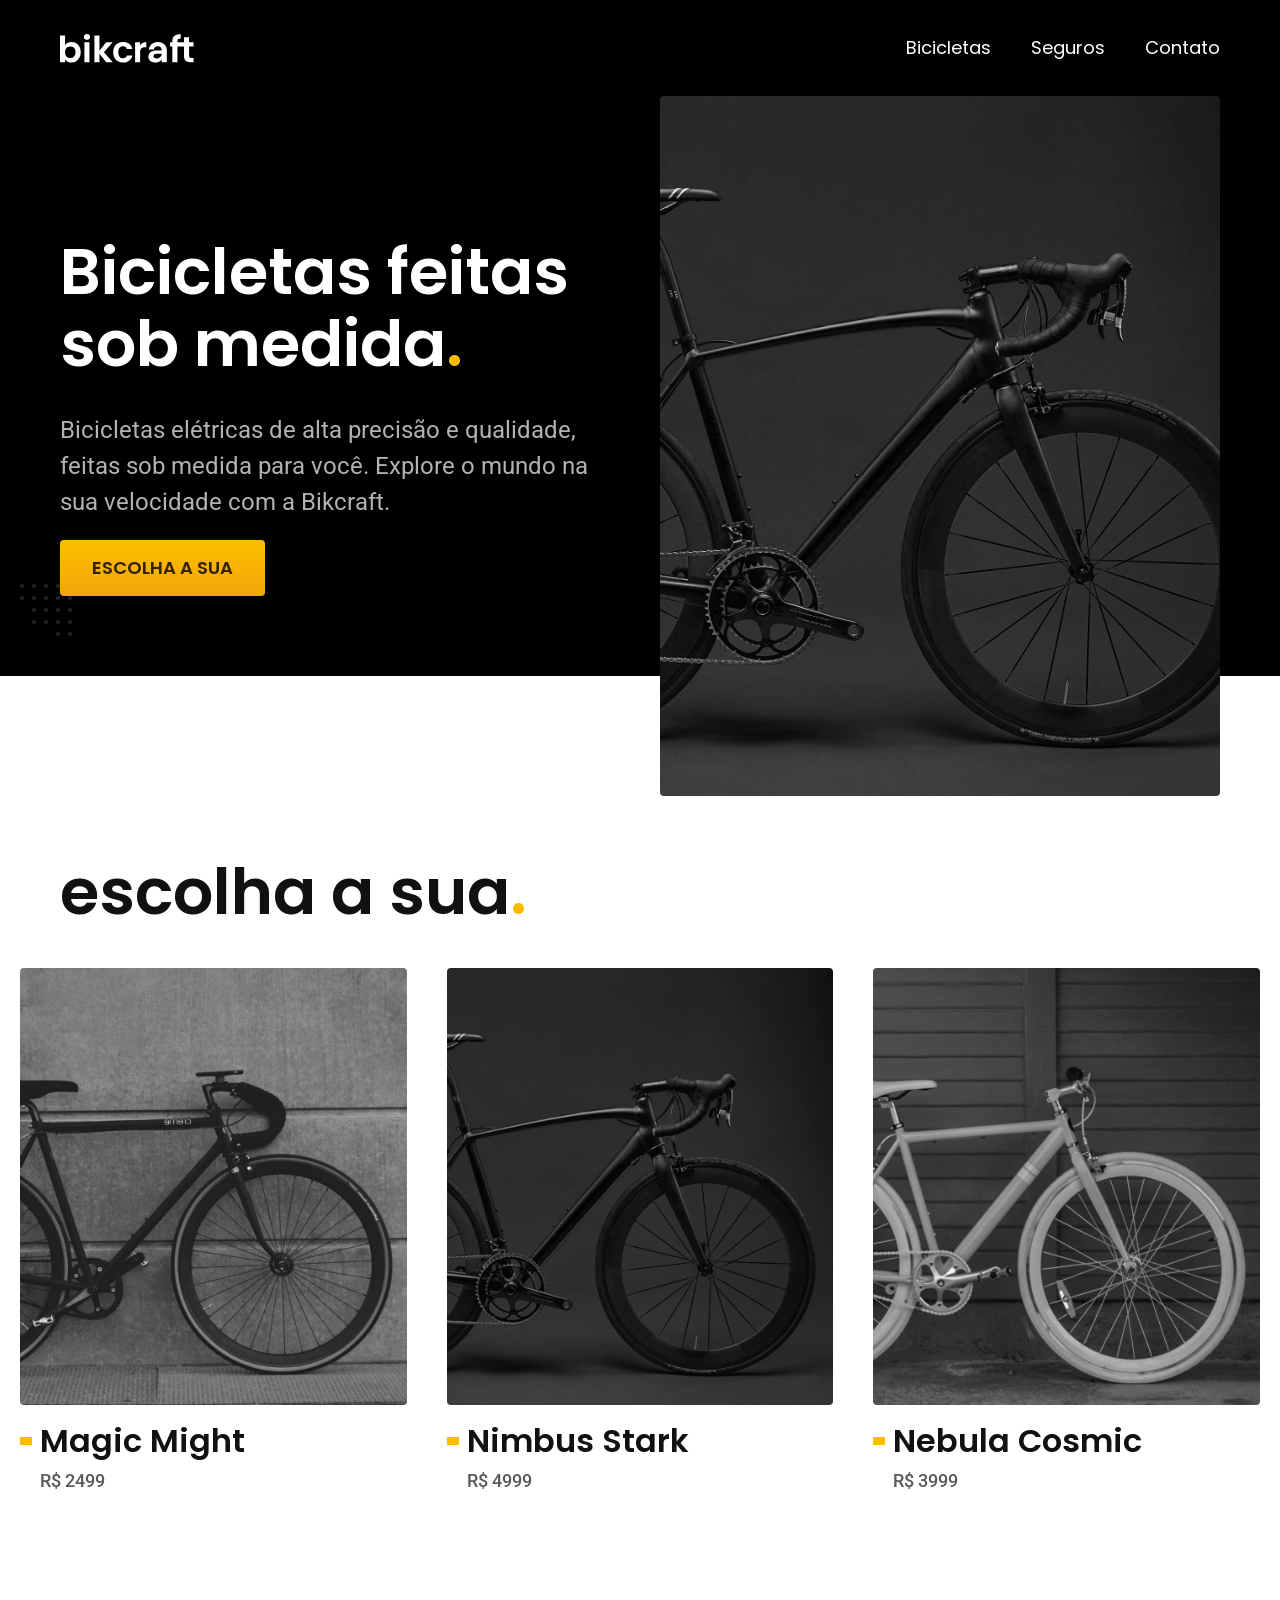
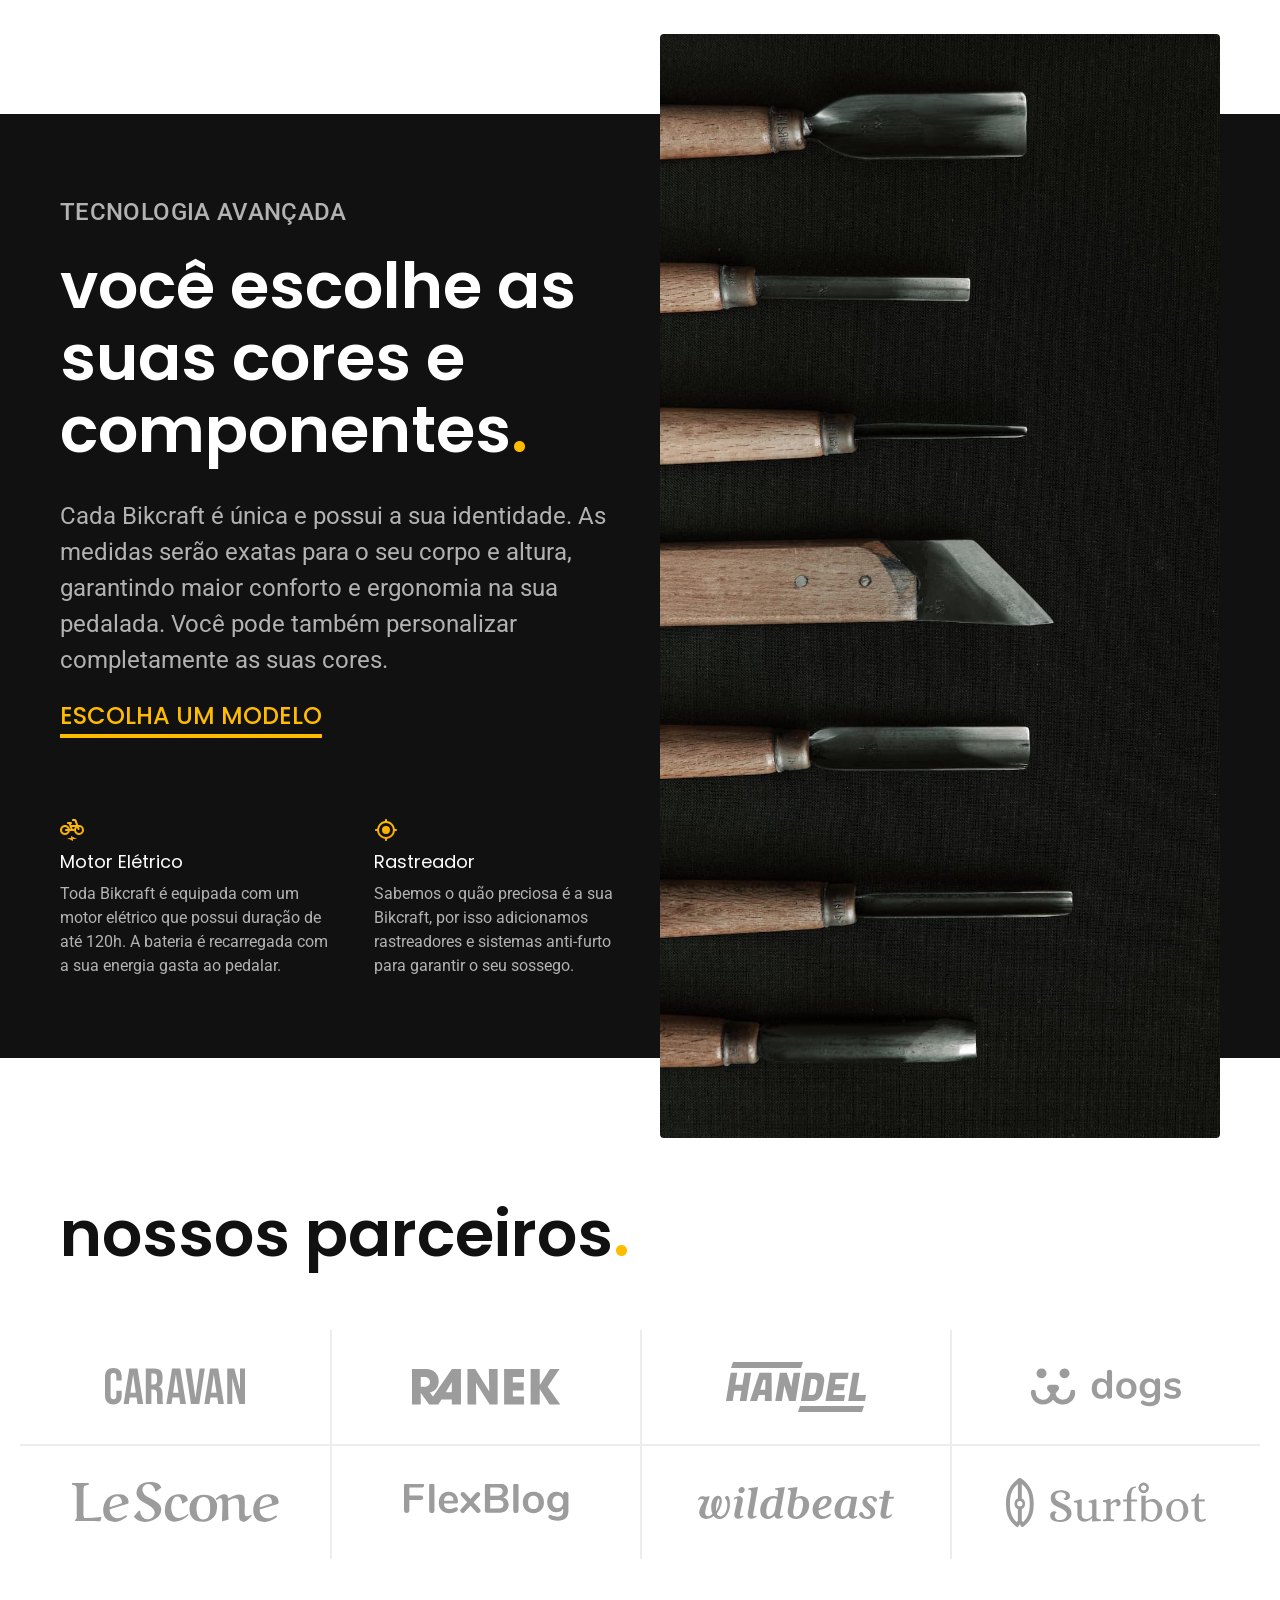
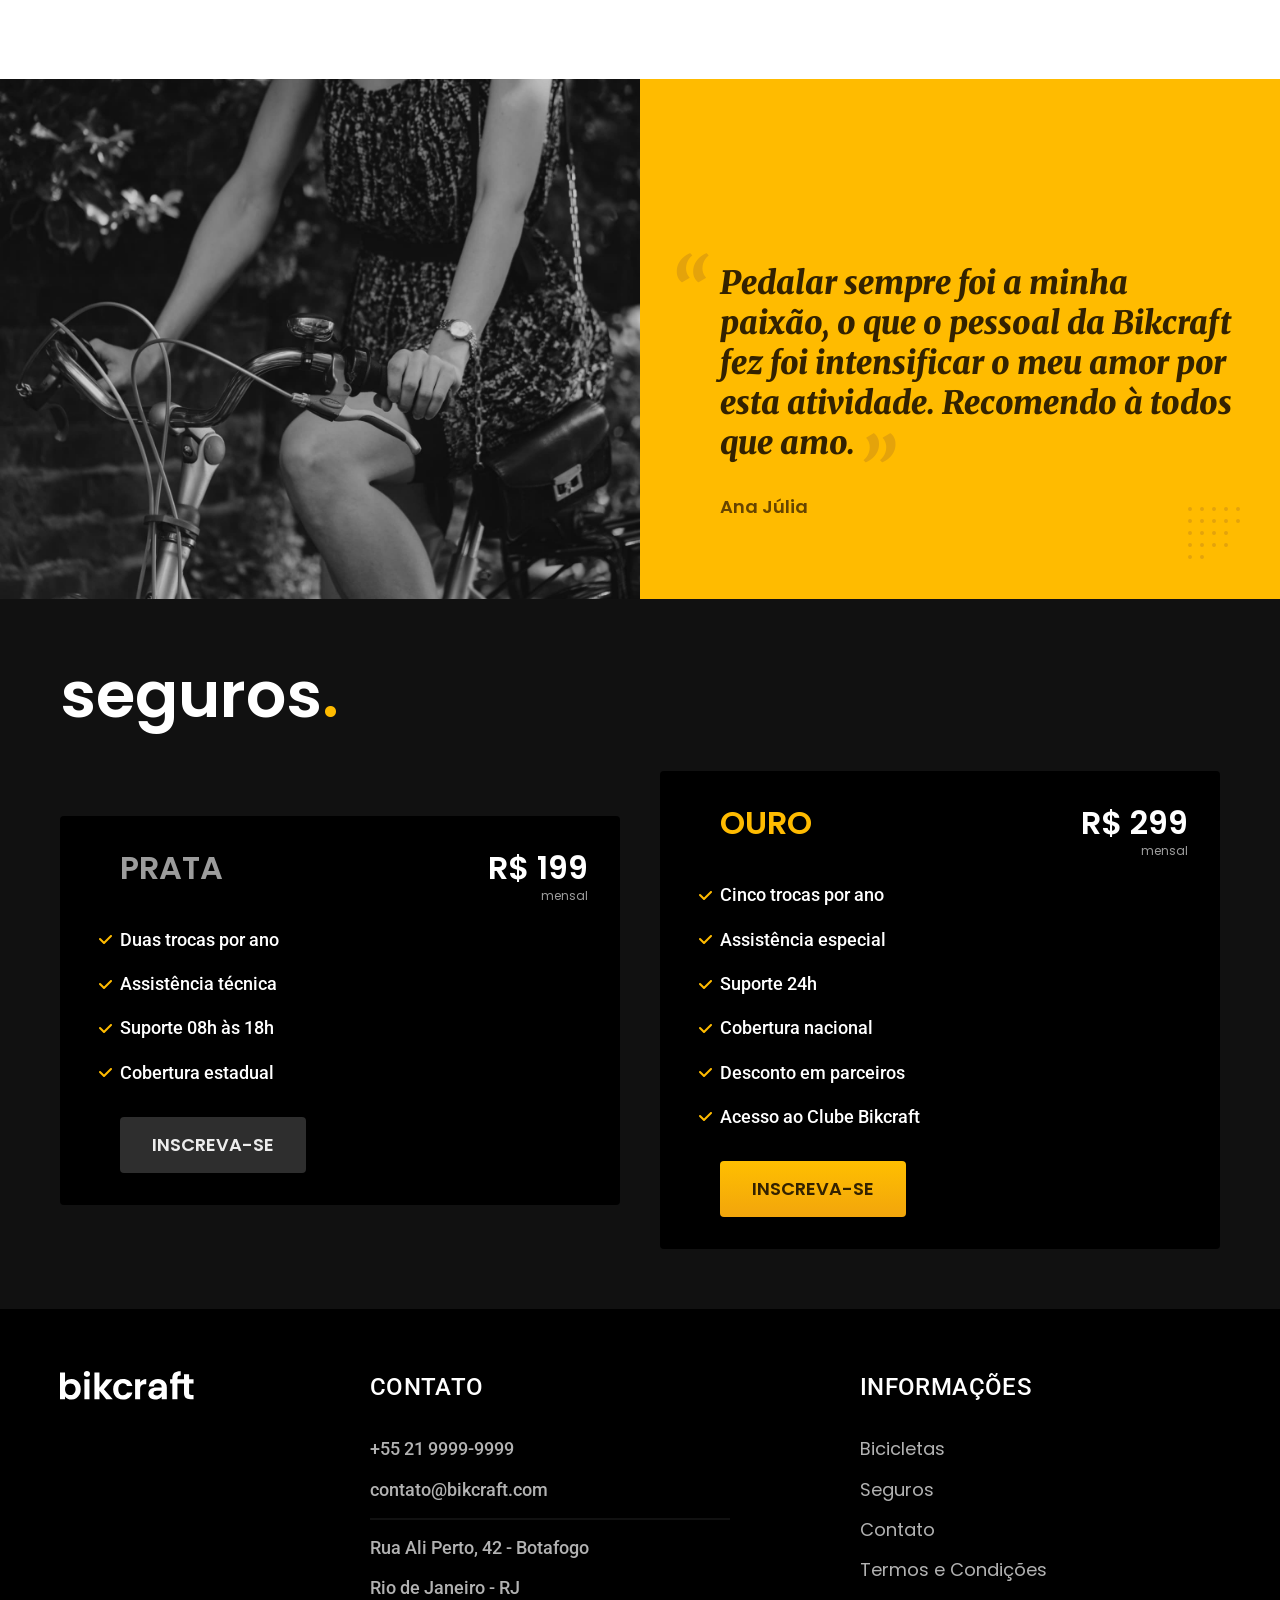
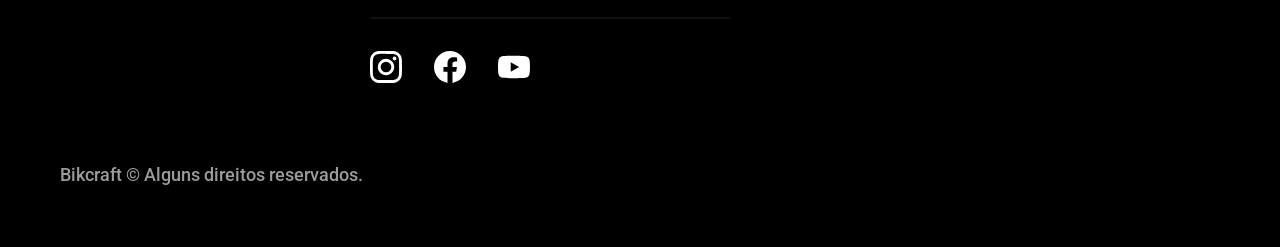
<file: index.html>
<!DOCTYPE html>
<html lang="pt-br">

<head>
  <meta charset="UTF-8">
  <meta name="viewport" content="width=device-width, initial-scale=1.0">

  <title>Bikcraft - Bicicletas Elétricas</title>
  <meta name="description" content="Bicicletas elétricas de alta precisão e qualidade, feitas sob medida para o cliente. Explore o mundo na sua velocidade com a Bikcraft.">

  <link rel="icon" href="./favicon.svg" type="image/svg+xml">
  <link rel="preload" href="./css/style.min.css" as="style">
  <link rel="stylesheet" href="./css/style.min.css">

  <script>document.documentElement.classList.add('js');</script>

  <link rel="preconnect" href="https://fonts.googleapis.com">
  <link rel="preconnect" href="https://fonts.gstatic.com" crossorigin>
  <link href="https://fonts.googleapis.com/css2?family=Merriweather:ital,opsz,wght@0,18..144,300..900;1,18..144,300..900&family=Poppins:wght@400;600&family=Roboto:ital,wght@0,100..900;1,100..900&display=swap" rel="stylesheet">
</head>

<body>
  <header class="header-bg">
    <div class="header container">
      <a href="./">
        <img src="./img/bikcraft.svg" width="136" height="32" alt="Bikcraft">
      </a>

      <nav aria-label="primaria">
        <ul class="header-menu font-1-m cor-0">
          <li><a href="./bicicletas.html">Bicicletas</a></li>
          <li><a href="./seguros.html">Seguros</a></li>
          <li><a href="./contato.html">Contato</a></li>
        </ul>
      </nav>
    </div>
  </header>

  <main class="introducao-bg">
    <div class="introducao container">
      <div class="introducao-conteudo">
        <h1 class="font-1-xxl cor-0 fadeInDown" data-anime="200">Bicicletas feitas sob medida<span class="cor-p1">.</span></h1>
        <p class="font-2-l cor-5 fadeInDown" data-anime="400">Bicicletas elétricas de alta precisão e qualidade, feitas sob medida para você. Explore o mundo na sua velocidade com a Bikcraft.</p>
        <a class="botao fadeInDown" data-anime="600" href="./bicicletas.html">Escolha a sua</a>
      </div>
      <picture data-anime="800" class="fadeInDown">
        <source media="(max-width: 800px)" srcset="./img/bicicletas/nimbus.jpg">
        <img src="./img/fotos/introducao.jpg" width="1280" height="1600" alt="Bicicleta elétrica preta.">
      </picture>
    </div>
  </main>

  <article class="bicicletas-lista">
    <h2 class="container font-1-xxl">escolha a sua<span class="cor-p1">.</span></h2>

    <ul>
      <li>
        <a href="./bicicletas/magic.html">
          <img src="./img/bicicletas/magic-home.jpg" alt="Bicicleta preta" width="920" height="1040">
          <h3 class="font-1-xl">Magic Might</h3>
          <span class="font-2-m cor-8">R$ 2499</span>
        </a>
      </li>
      <li>
        <a href="./bicicletas/nimbus.html">
          <img src="./img/bicicletas/nimbus-home.jpg" alt="Bicicleta preta" width="920" height="1040">
          <h3 class="font-1-xl">Nimbus Stark</h3>
          <span class="font-2-m cor-8">R$ 4999</span>
        </a>
      </li>
      <li>
        <a href="./bicicletas/nebula.html">
          <img src="./img/bicicletas/nebula-home.jpg" alt="Bicicleta preta" width="920" height="1040">
          <h3 class="font-1-xl">Nebula Cosmic</h3>
          <span class="font-2-m cor-8">R$ 3999</span>
        </a>
      </li>
    </ul>
  </article>

  <article class="tecnologia-bg">
    <div class="tecnologia container">
      <div class="tecnologia-conteudo">
        <span class="font-2-l-b cor-5">Tecnologia Avançada</span>
        <h2 class="font-1-xxl cor-0">você escolhe as suas cores e componentes<span class="cor-p1">.</span></h2>
        <p class="font-2-l cor-5">Cada Bikcraft é única e possui a sua identidade. As medidas serão exatas para o seu corpo e altura, garantindo maior conforto e ergonomia na sua pedalada. Você pode também personalizar completamente as suas cores.</p>
        <a class="link" href="./bicicletas.html">Escolha um modelo</a>
        <div class="tecnologia-vantagens">
          <div>
            <img src="./img/icones/eletrica.svg" width="24" height="24" alt="">
            <h3 class="font-1-m cor-0">Motor Elétrico</h3>
            <p class="font-2-s cor-5">Toda Bikcraft é equipada com um motor elétrico que possui duração de até 120h. A bateria é recarregada com a sua energia gasta ao pedalar.</p>
          </div>
          <div>
            <img src="./img/icones/rastreador.svg" width="24" height="24" alt="">
            <h3 class="font-1-m cor-0">Rastreador</h3>
            <p class="font-2-s cor-5">Sabemos o quão preciosa é a sua Bikcraft, por isso adicionamos rastreadores e sistemas anti-furto para garantir o seu sossego.</p>
          </div>
        </div>
      </div>
      <div class="tecnologia-imagem">
        <img src="./img/fotos/tecnologia.jpg" width="1200" height="1920" alt="">
      </div>
    </div>
  </article>

  <section class="parceiros" aria-label="Nossos Parceiros">
    <h2 class="container font-1-xxl">nossos parceiros<span class="cor-p1">.</span></h2>

    <ul>
      <li><img src="./img/parceiros/caravan.svg" alt="Caravan" width="140" height="38"></li>
      <li><img src="./img/parceiros/ranek.svg" alt="Ranek" width="149" height="36"></li>
      <li><img src="./img/parceiros/handel.svg" alt="Handel" width="140" height="50"></li>
      <li><img src="./img/parceiros/dogs.svg" alt="Dogs" width="152" height="39"></li>
      <li><img src="./img/parceiros/lescone.svg" alt="LeScone" width="208" height="41"></li>
      <li><img src="./img/parceiros/flexblog.svg" alt="FlexBlog" width="165" height="38"></li>
      <li><img src="./img/parceiros/wildbeast.svg" alt="Wildbeast" width="196" height="34"></li>
      <li><img src="./img/parceiros/surfbot.svg" alt="Surfbot" width="200" height="49"></li>
    </ul>
  </section>

  <section class="depoimento" aria-label="Depoimento">
    <div>
      <img src="./img/fotos/depoimento.jpg" width="1560" height="1360" alt="Pessoa pedalando uma bicicleta Bikcraft">
    </div>
    <div class="depoimento-conteudo">
      <blockquote class="font-1-xl cor-p5">
        <p>Pedalar sempre foi a minha paixão, o que o pessoal da Bikcraft fez foi intensificar o meu amor por esta atividade. Recomendo à todos que amo.</p>
      </blockquote>
      <span class="font-1-m-b cor-p4">Ana Júlia</span>
    </div>
  </section>

  <article class="seguros-bg">
    <div class="seguros container">
      <h2 class="font-1-xxl cor-0">seguros<span class="cor-p1">.</span></h2>
      <div class="seguros-item">
        <h3 class="font-1-xl cor-6">PRATA</h3>
        <span class="font-1-xl cor-0">R$ 199 <span class="font-1-xs cor-6">mensal</span></span>
        <ul class="font-2-m cor-0">
          <li>Duas trocas por ano</li>
          <li>Assistência técnica</li>
          <li>Suporte 08h às 18h</li>
          <li>Cobertura estadual</li>
        </ul>
        <a class="botao secundario" href="./orcamento.html?tipo=seguro&produto=prata">Inscreva-se</a>
      </div>

      <div class="seguros-item">
        <h3 class="font-1-xl cor-p1">OURO</h3>
        <span class="font-1-xl cor-0">R$ 299 <span class="font-1-xs cor-6">mensal</span></span>
        <ul class="font-2-m cor-0">
          <li>Cinco trocas por ano</li>
          <li>Assistência especial</li>
          <li>Suporte 24h</li>
          <li>Cobertura nacional</li>
          <li>Desconto em parceiros</li>
          <li>Acesso ao Clube Bikcraft</li>
        </ul>
        <a class="botao" href="./orcamento.html?tipo=seguro&produto=ouro">Inscreva-se</a>
      </div>
    </div>
  </article>

  <footer class="footer-bg">
    <div class="footer container">
      <img src="./img/bikcraft.svg" width="136" height="32" alt="Bikcraft">
      <div class="footer-contato">
        <h3 class="font-2-l-b cor-0">Contato</h3>
        <ul class="font-2-m cor-5">
          <li><a href="tel:+552199999999">+55 21 9999-9999</a></li>
          <li><a href="mailto:contato@bikcraft.com">contato@bikcraft.com</a></li>
          <li>Rua Ali Perto, 42 - Botafogo</li>
          <li>Rio de Janeiro - RJ</li>
        </ul>
        <div class="footer-redes">
          <a href="./">
            <img src="./img/redes/instagram.svg" width="32" height="32" alt="Instagram">
          </a>
          <a href="./">
            <img src="./img/redes/facebook.svg" width="32" height="32" alt="Facebook">
          </a>
          <a href="./">
            <img src="./img/redes/youtube.svg" width="32" height="32" alt="Youtube">
          </a>
        </div>
      </div>
      <div class="footer-informacoes">
        <h3 class="font-2-l-b cor-0">Informações</h3>
        <nav>
          <ul class="font-1-m cor-5">
            <li><a href="./bicicletas.html">Bicicletas</a></li>
            <li><a href="./seguros.html">Seguros</a></li>
            <li><a href="./contato.html">Contato</a></li>
            <li><a href="./termos.html">Termos e Condições</a></li>
          </ul>
        </nav>
      </div>
      <p class="footer-copy font-2-m cor-6">Bikcraft © Alguns direitos reservados.</p>
    </div>
  </footer>

  <script src="./js/Plugins/simple-anime.js"></script>
  <script src="./js/script.js"></script>
</body>

</html>
</file>
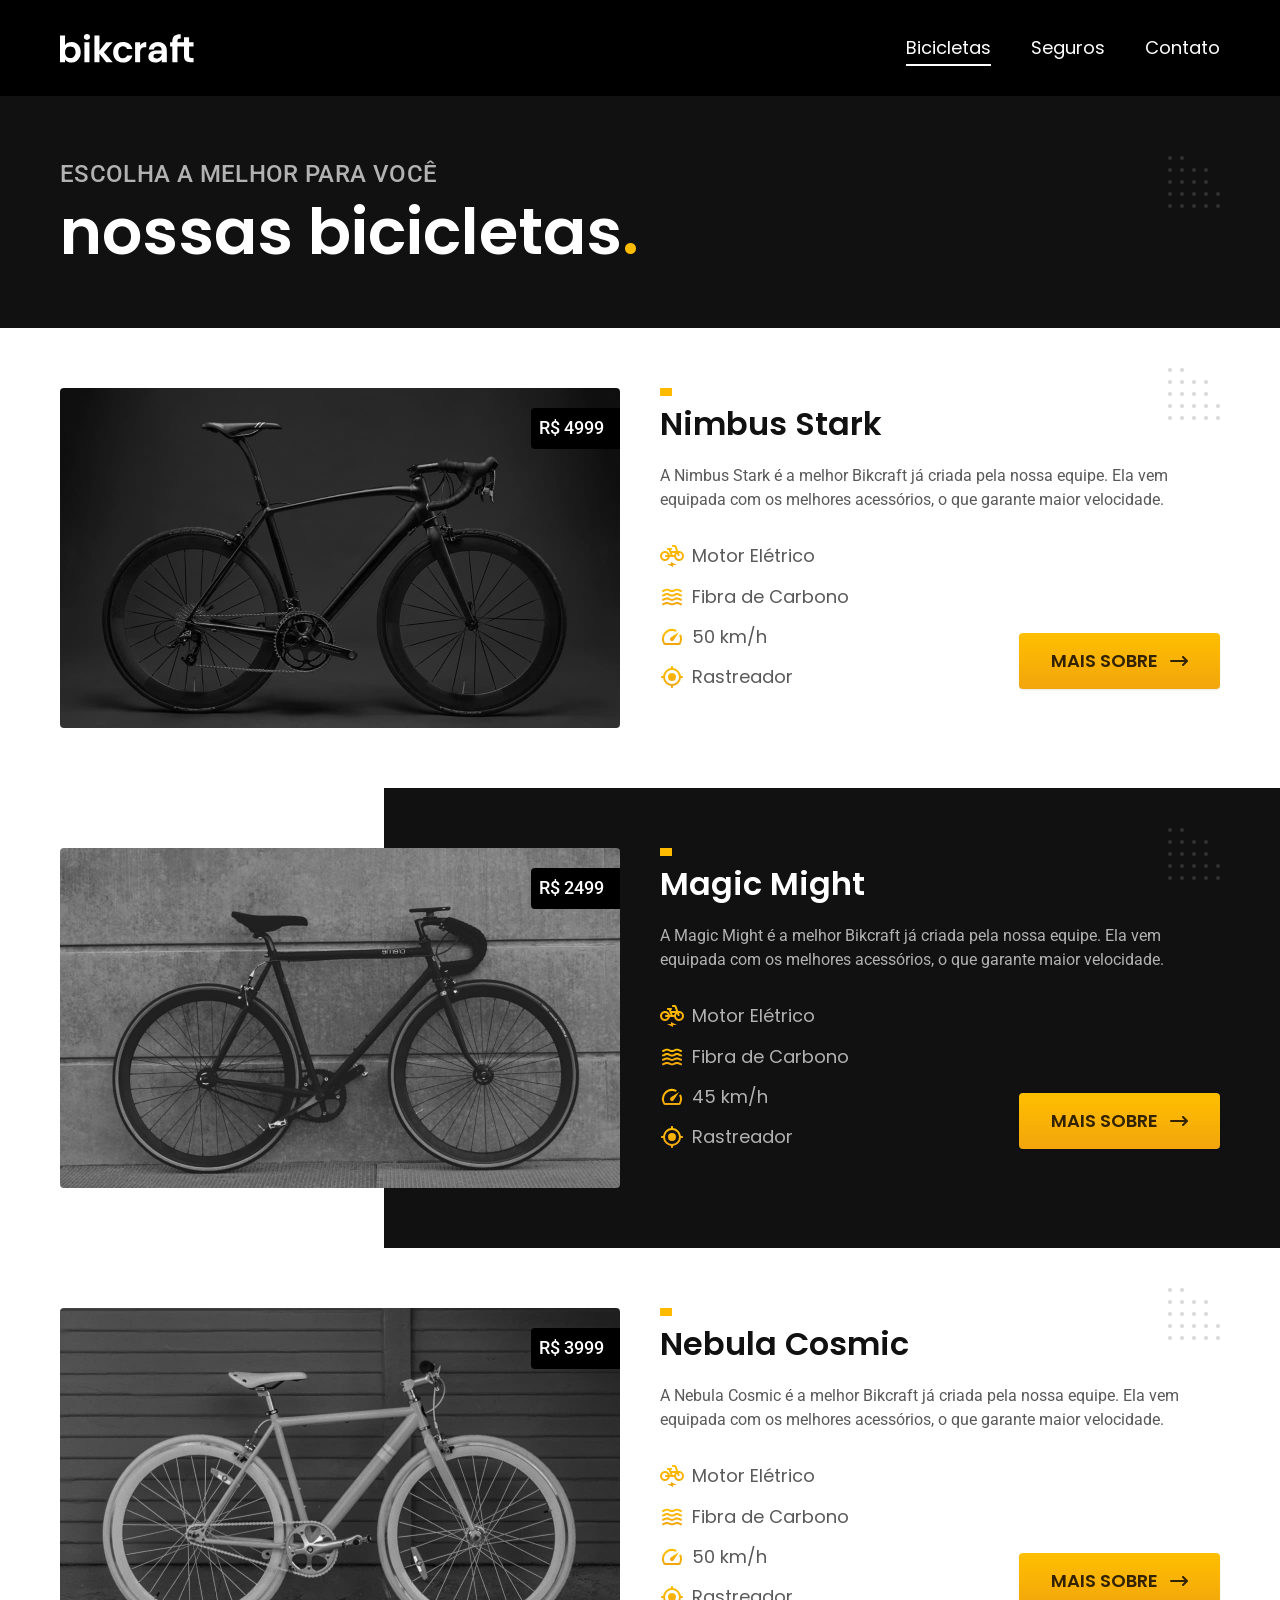
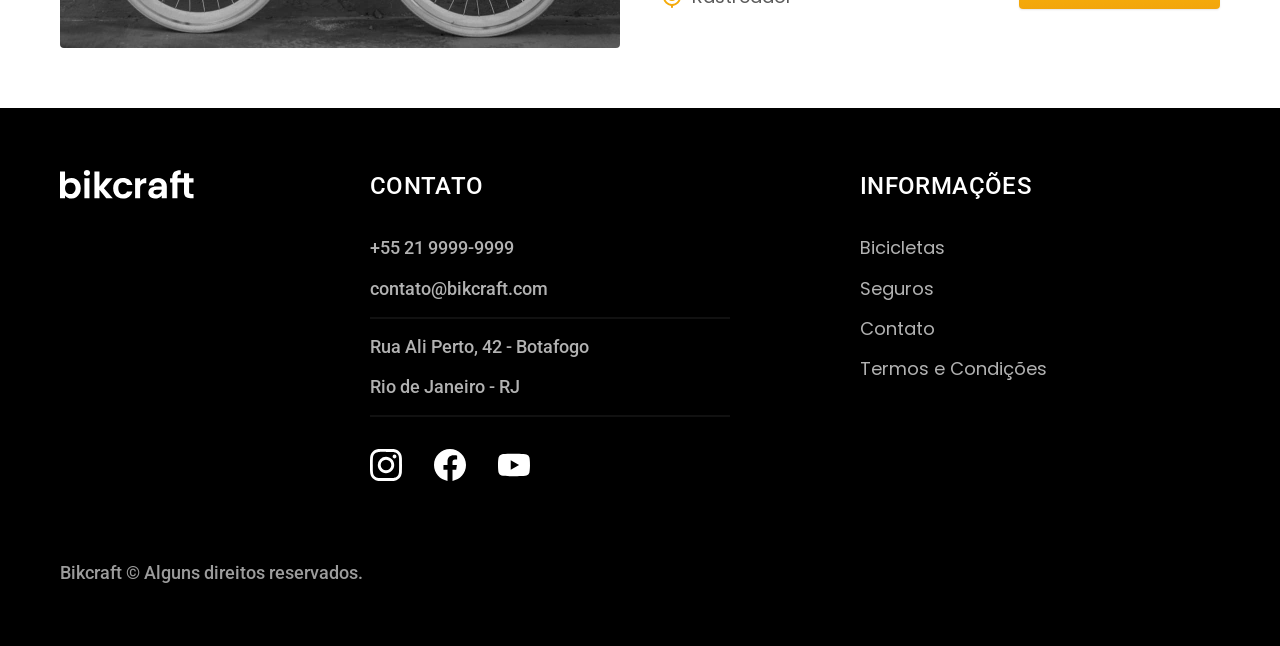
<file: bicicletas.html>
<!DOCTYPE html>
<html lang="pt-br">

<head>
  <meta charset="UTF-8">
  <meta name="viewport" content="width=device-width, initial-scale=1.0">

  <title>Bicicletas | Bikcraft</title>
  <meta name="description" content="Bicicletas">

  <link rel="icon" href="./favicon.svg" type="image/svg+xml">
  <link rel="preload" href="./css/style.min.css" as="style">
  <link rel="stylesheet" href="./css/style.min.css">
  <script>document.documentElement.classList.add('js');</script>

  <link rel="preconnect" href="https://fonts.googleapis.com">
  <link rel="preconnect" href="https://fonts.gstatic.com" crossorigin>
  <link href="https://fonts.googleapis.com/css2?family=Merriweather:ital,opsz,wght@0,18..144,300..900;1,18..144,300..900&family=Poppins:wght@400;600&family=Roboto:ital,wght@0,100..900;1,100..900&display=swap" rel="stylesheet">
</head>

<body id="bicicletas">
  <header class="header-bg">
    <div class="header container">
      <a href="./">
        <img src="./img/bikcraft.svg" alt="Bikcraft">
      </a>

      <nav aria-label="primaria">
        <ul class="header-menu font-1-m cor-0">
          <li><a href="./bicicletas.html">Bicicletas</a></li>
          <li><a href="./seguros.html">Seguros</a></li>
          <li><a href="./contato.html">Contato</a></li>
        </ul>
      </nav>
    </div>
  </header>

  <main>
    <div class="titulo-bg">
      <div class="titulo container">
        <p class="font-2-l-b cor-5">Escolha a melhor para você</p>
        <h1 class="font-1-xxl cor-0">nossas bicicletas<span class="cor-p1">.</span></h1>
      </div>
    </div>

    <div class="bicicletas container">
      <div class="bicicletas-imagem">
        <img src="./img/bicicletas/nimbus.jpg" alt="Bicicleta preta">
        <span class="font-2-m cor-0">R$ 4999</span>
      </div>
      <div class="bicicletas-conteudo">
        <h2 class="font-1-xl">Nimbus Stark</h2>
        <p class="font-2-s cor-8">A Nimbus Stark é a melhor Bikcraft já criada pela nossa equipe. Ela vem equipada com os melhores acessórios, o que garante maior velocidade.</p>
        <ul class="font-1-m cor-8">
          <li>
            <img src="./img/icones/eletrica.svg" alt="">
            Motor Elétrico
          </li>
          <li>
            <img src="./img/icones/carbono.svg" alt="">
            Fibra de Carbono
          </li>
          <li>
            <img src="./img/icones/velocidade.svg" alt="">
            50 km/h
          </li>
          <li>
            <img src="./img/icones/rastreador.svg" alt="">
            Rastreador
          </li>
        </ul>
        <a class="botao seta" href="./bicicletas/nimbus.html">Mais Sobre</a>
      </div>
    </div>

    <div class="bicicletas-bg">
      <div class="bicicletas container">
        <div class="bicicletas-imagem">
          <img src="./img/bicicletas/magic.jpg" alt="Bicicleta preta">
          <span class="font-2-m cor-0">R$ 2499</span>
        </div>
        <div class="bicicletas-conteudo">
          <h2 class="font-1-xl cor-0">Magic Might</h2>
          <p class="font-2-s cor-5">A Magic Might é a melhor Bikcraft já criada pela nossa equipe. Ela vem equipada com os melhores acessórios, o que garante maior velocidade.</p>
          <ul class="font-1-m cor-5">
            <li>
              <img src="./img/icones/eletrica.svg" alt="">
              Motor Elétrico
            </li>
            <li>
              <img src="./img/icones/carbono.svg" alt="">
              Fibra de Carbono
            </li>
            <li>
              <img src="./img/icones/velocidade.svg" alt="">
              45 km/h
            </li>
            <li>
              <img src="./img/icones/rastreador.svg" alt="">
              Rastreador
            </li>
          </ul>
          <a class="botao seta" href="./bicicletas/magic.html">Mais Sobre</a>
        </div>
      </div>
    </div>

    <div class="bicicletas container">
      <div class="bicicletas-imagem">
        <img src="./img/bicicletas/nebula.jpg" alt="Bicicleta preta">
        <span class="font-2-m cor-0">R$ 3999</span>
      </div>
      <div class="bicicletas-conteudo">
        <h2 class="font-1-xl">Nebula Cosmic</h2>
        <p class="font-2-s cor-8">A Nebula Cosmic é a melhor Bikcraft já criada pela nossa equipe. Ela vem equipada com os melhores acessórios, o que garante maior velocidade.</p>
        <ul class="font-1-m cor-8">
          <li>
            <img src="./img/icones/eletrica.svg" alt="">
            Motor Elétrico
          </li>
          <li>
            <img src="./img/icones/carbono.svg" alt="">
            Fibra de Carbono
          </li>
          <li>
            <img src="./img/icones/velocidade.svg" alt="">
            50 km/h
          </li>
          <li>
            <img src="./img/icones/rastreador.svg" alt="">
            Rastreador
          </li>
        </ul>
        <a class="botao seta" href="./bicicletas/nebula.html">Mais Sobre</a>
      </div>
    </div>

  </main>

  <footer class="footer-bg">
    <div class="footer container">
      <img src="./img/bikcraft.svg" alt="Bikcraft">
      <div class="footer-contato">
        <h3 class="font-2-l-b cor-0">Contato</h3>
        <ul class="font-2-m cor-5">
          <li><a href="tel:+552199999999">+55 21 9999-9999</a></li>
          <li><a href="mailto:contato@bikcraft.com">contato@bikcraft.com</a></li>
          <li>Rua Ali Perto, 42 - Botafogo</li>
          <li>Rio de Janeiro - RJ</li>
        </ul>
        <div class="footer-redes">
          <a href="./">
            <img src="./img/redes/instagram.svg" alt="Instagram">
          </a>
          <a href="./">
            <img src="./img/redes/facebook.svg" alt="Facebook">
          </a>
          <a href="./">
            <img src="./img/redes/youtube.svg" alt="Youtube">
          </a>
        </div>
      </div>
      <div class="footer-informacoes">
        <h3 class="font-2-l-b cor-0">Informações</h3>
        <nav>
          <ul class="font-1-m cor-5">
            <li><a href="./bicicletas.html">Bicicletas</a></li>
            <li><a href="./seguros.html">Seguros</a></li>
            <li><a href="./contato.html">Contato</a></li>
            <li><a href="./termos.html">Termos e Condições</a></li>
          </ul>
        </nav>
      </div>
      <p class="footer-copy font-2-m cor-6">Bikcraft © Alguns direitos reservados.</p>
    </div>
  </footer>
  <script src="./js/script.js"></script>
</body>

</html>
</file>
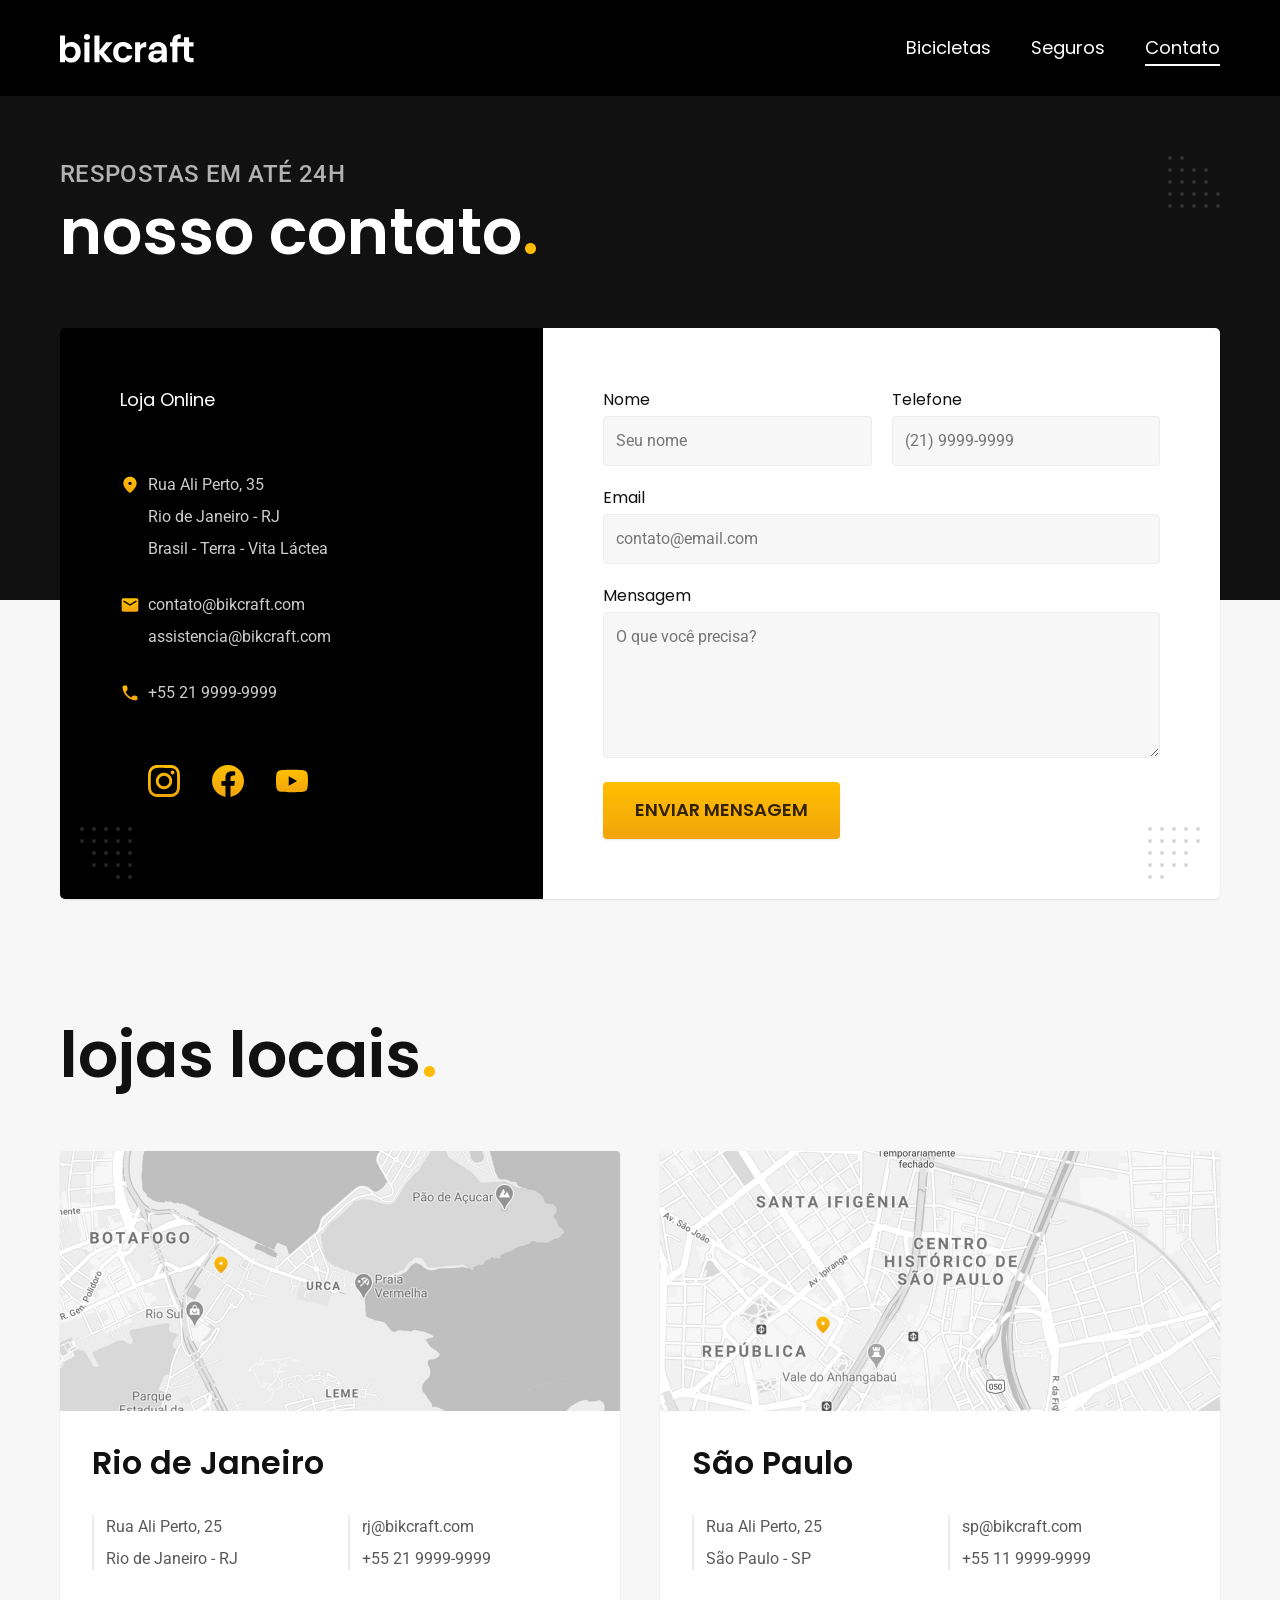
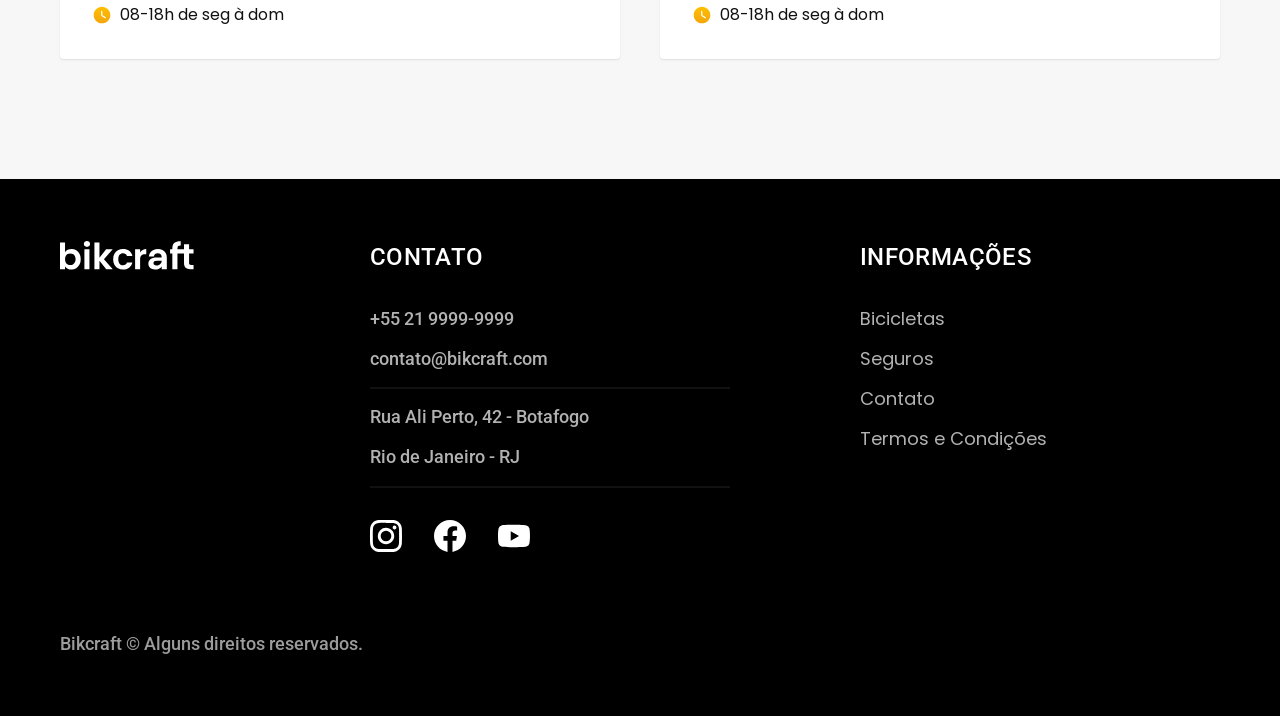
<file: contato.html>
<!DOCTYPE html>
<html lang="pt-br">

<head>
  <meta charset="UTF-8">
  <meta name="viewport" content="width=device-width, initial-scale=1.0">

  <title>Contato | Bikcraft</title>
  <meta name="description" content="Contato.">

  <link rel="icon" href="./favicon.svg" type="image/svg+xml">
  <link rel="preload" href="./css/style.min.css" as="style">
  <link rel="stylesheet" href="./css/style.min.css">
  <script>document.documentElement.classList.add('js');</script>

  <link rel="preconnect" href="https://fonts.googleapis.com">
  <link rel="preconnect" href="https://fonts.gstatic.com" crossorigin>
  <link href="https://fonts.googleapis.com/css2?family=Merriweather:ital,opsz,wght@0,18..144,300..900;1,18..144,300..900&family=Poppins:wght@400;600&family=Roboto:ital,wght@0,100..900;1,100..900&display=swap" rel="stylesheet">
</head>

<body id="contato">
  <header class="header-bg">
    <div class="header container">
      <a href="./">
        <img src="./img/bikcraft.svg" alt="Bikcraft">
      </a>

      <nav aria-label="primaria">
        <ul class="header-menu font-1-m cor-0">
          <li><a href="./bicicletas.html">Bicicletas</a></li>
          <li><a href="./seguros.html">Seguros</a></li>
          <li><a href="./contato.html">Contato</a></li>
        </ul>
      </nav>
    </div>
  </header>

  <main>
    <div class="titulo-bg">
      <div class="titulo container">
        <p class="font-2-l-b cor-5">Respostas em até 24h</p>
        <h1 class="font-1-xxl cor-0">nosso contato<span class="cor-p1">.</span></h1>
      </div>
    </div>

    <div class="contato container">
      <section class="contato-dados" aria-label="Endereço">
        <h2 class="font-1-m cor-0">Loja Online</h2>
        <div class="contato-endereco font-2-s cor-4">
          <p>Rua Ali Perto, 35</p>
          <p>Rio de Janeiro - RJ</p>
          <p>Brasil - Terra - Vita Láctea</p>
        </div>
        <address class="contato-meios font-2-s cor-4">
          <a href="mailto:contato@bikcraft.com">contato@bikcraft.com</a>
          <a href="mailto:assistencia@bikcraft.com">assistencia@bikcraft.com</a>
          <a href="tel:+552199999999">+55 21 9999-9999</a>
        </address>
        <div class="contato-redes">
          <a href="./">
            <img src="./img/redes/instagram-p.svg" alt="Instagram">
          </a>
          <a href="./">
            <img src="./img/redes/facebook-p.svg" alt="Facebook">
          </a>
          <a href="./">
            <img src="./img/redes/youtube-p.svg" alt="Youtube">
          </a>
        </div>
      </section>
      <section class="contato-formulario" aria-label="Formulário">
        <form class="form" action="./contato.html">
          <div>
            <label for="nome">Nome</label>
            <input type="text" id="nome" name="nome" placeholder="Seu nome">
          </div>
          <div>
            <label for="telefone">Telefone</label>
            <input type="text" id="telefone" name="telefone" placeholder="(21) 9999-9999">
          </div>
          <div class="col-2">
            <label for="email">Email</label>
            <input type="email" id="email" name="email" placeholder="contato@email.com">
          </div>
          <div class="col-2">
            <label for="mensagem">Mensagem</label>
            <textarea rows="5" id="mensagem" name="mensagem" placeholder="O que você precisa?"></textarea>
          </div>
          <button class="botao col-2">Enviar Mensagem</button>
        </form>
      </section>
    </div>
  </main>

  <article class="lojas container">
    <h2 class="font-1-xxl">lojas locais<span class="cor-p1">.</span></h2>
    <div class="lojas-item">
      <img src="./img/lojas/rj.jpg" alt="mapa marcando o endereço em Rua Ali Perto, 25 - Rio de Janeiro - RJ">
      <div class="lojas-conteudo">
        <h3 class="font-1-xl">Rio de Janeiro</h3>
        <div class="lojas-dados font-2-s cor-8">
          <p>Rua Ali Perto, 25</p>
          <p>Rio de Janeiro - RJ</p>
        </div>
        <div class="lojas-dados font-2-s cor-8">
          <a href="mailto:rj@bikcraft.com">rj@bikcraft.com</a>
          <a href="tel:+552199999999">+55 21 9999-9999</a>
        </div>
        <p class="lojas-tempo font-1-s"><img src="./img/icones/horario.svg" alt="">08-18h de seg à dom</p>
      </div>
    </div>

    <div class="lojas-item">
      <img src="./img/lojas/sp.jpg" alt="mapa marcando o endereço em Rua Ali Perto, 25 - São Paulo - SP">
      <div class="lojas-conteudo">
        <h3 class="font-1-xl">São Paulo</h3>
        <div class="lojas-dados font-2-s cor-8">
          <p>Rua Ali Perto, 25</p>
          <p>São Paulo - SP</p>
        </div>
        <div class="lojas-dados font-2-s cor-8">
          <a href="mailto:sp@bikcraft.com">sp@bikcraft.com</a>
          <a href="tel:+551199999999">+55 11 9999-9999</a>
        </div>
        <p class="lojas-tempo font-1-s"><img src="./img/icones/horario.svg" alt="">08-18h de seg à dom</p>
      </div>
    </div>
  </article>

  <footer class="footer-bg">
    <div class="footer container">
      <img src="./img/bikcraft.svg" alt="Bikcraft">
      <div class="footer-contato">
        <h3 class="font-2-l-b cor-0">Contato</h3>
        <ul class="font-2-m cor-5">
          <li><a href="tel:+552199999999">+55 21 9999-9999</a></li>
          <li><a href="mailto:contato@bikcraft.com">contato@bikcraft.com</a></li>
          <li>Rua Ali Perto, 42 - Botafogo</li>
          <li>Rio de Janeiro - RJ</li>
        </ul>
        <div class="footer-redes">
          <a href="./">
            <img src="./img/redes/instagram.svg" alt="Instagram">
          </a>
          <a href="./">
            <img src="./img/redes/facebook.svg" alt="Facebook">
          </a>
          <a href="./">
            <img src="./img/redes/youtube.svg" alt="Youtube">
          </a>
        </div>
      </div>
      <div class="footer-informacoes">
        <h3 class="font-2-l-b cor-0">Informações</h3>
        <nav>
          <ul class="font-1-m cor-5">
            <li><a href="./bicicletas.html">Bicicletas</a></li>
            <li><a href="./seguros.html">Seguros</a></li>
            <li><a href="./contato.html">Contato</a></li>
            <li><a href="./termos.html">Termos e Condições</a></li>
          </ul>
        </nav>
      </div>
      <p class="footer-copy font-2-m cor-6">Bikcraft © Alguns direitos reservados.</p>
    </div>
  </footer>
  <script src="./js/script.js"></script>
</body>

</html>
</file>
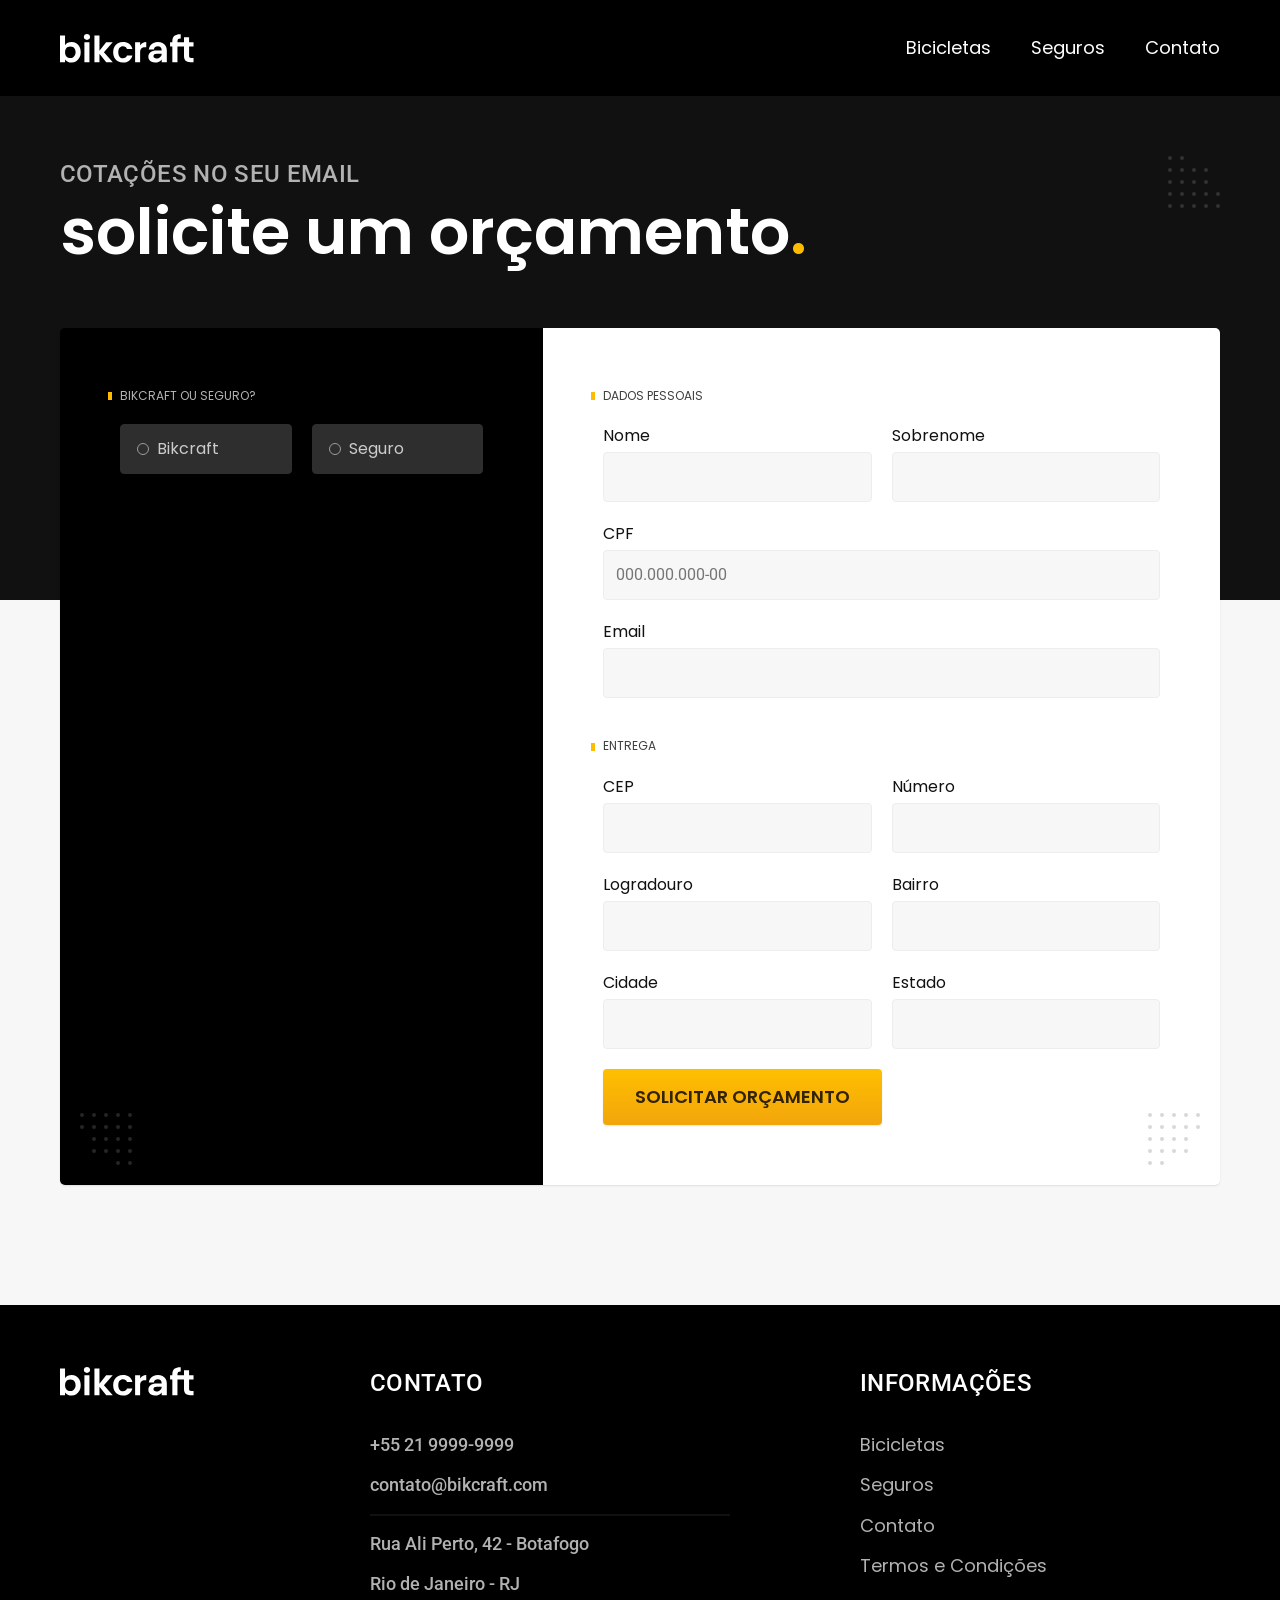
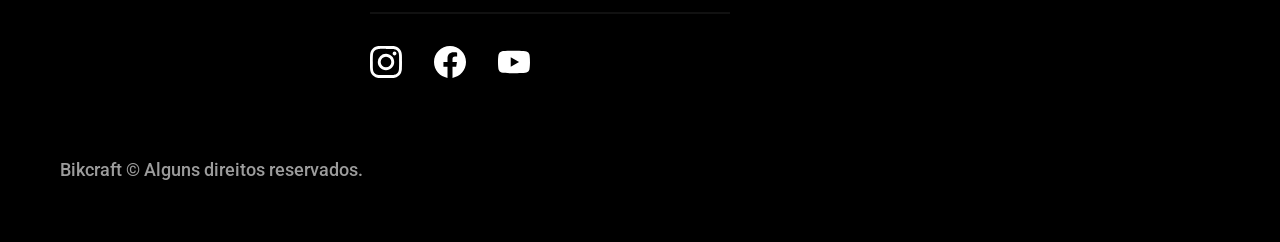
<file: orcamento.html>
<!DOCTYPE html>
<html lang="pt-br">

<head>
  <meta charset="UTF-8">
  <meta name="viewport" content="width=device-width, initial-scale=1.0">

  <title>Orçamento | Bikcraft</title>
  <meta name="description" content="Orçamento.">

  <link rel="icon" href="./favicon.svg" type="image/svg+xml">
  <link rel="preload" href="./css/style.min.css" as="style">
  <link rel="stylesheet" href="./css/style.min.css">
  <script>document.documentElement.classList.add('js');</script>

  <link rel="preconnect" href="https://fonts.googleapis.com">
  <link rel="preconnect" href="https://fonts.gstatic.com" crossorigin>
  <link href="https://fonts.googleapis.com/css2?family=Merriweather:ital,opsz,wght@0,18..144,300..900;1,18..144,300..900&family=Poppins:wght@400;600&family=Roboto:ital,wght@0,100..900;1,100..900&display=swap" rel="stylesheet">
</head>

<body id="orcamento">
  <header class="header-bg">
    <div class="header container">
      <a href="./">
        <img src="./img/bikcraft.svg" alt="Bikcraft">
      </a>

      <nav aria-label="primaria">
        <ul class="header-menu font-1-m cor-0">
          <li><a href="./bicicletas.html">Bicicletas</a></li>
          <li><a href="./seguros.html">Seguros</a></li>
          <li><a href="./contato.html">Contato</a></li>
        </ul>
      </nav>
    </div>
  </header>

  <main>
    <div class="titulo-bg">
      <div class="titulo container">
        <p class="font-2-l-b cor-5">Cotações no seu email</p>
        <h1 class="font-1-xxl cor-0">solicite um orçamento<span class="cor-p1">.</span></h1>
      </div>
    </div>

    <form class="orcamento container" action="./orcamento.html">
      <div class="orcamento-produto">
        <h2 class="font-1-xs cor-5">Bikcraft ou Seguro?</h2>

        <input type="radio" name="tipo" value="bikcraft" id="bikcraft">
        <label for="bikcraft">Bikcraft</label>

        <input type="radio" name="tipo" value="seguro" id="seguro">
        <label for="seguro">Seguro</label>

        <div class="orcamento-conteudo" id="orcamento-bikcraft">
          <h2 class="font-1-xs cor-5">Escolha a sua</h2>

          <input type="radio" name="produto" value="nimbus" id="nimbus">
          <label for="nimbus">Nimbus Stark <span>R$ 4999</span></label>
          <div class="orcamento-detalhes">
            <ul class="font-1-xs cor-8">
              <li><img src="./img/icones/eletrica.svg" alt=""> Motor Elétrico</li>
              <li><img src="./img/icones/carbono.svg" alt=""> Fibra de Carbono</li>
              <li><img src="./img/icones/velocidade.svg" alt=""> 50 km/h</li>
              <li><img src="./img/icones/rastreador.svg" alt=""> Rastreador</li>
            </ul>
            <img src="./img/bicicletas/nimbus.jpg" alt="Bicicleta preta">
          </div>

          <input type="radio" name="produto" value="magic" id="magic">
          <label for="magic">Magic Might <span>R$ 2499</span></label>
          <div class="orcamento-detalhes">
            <ul class="font-1-xs cor-8">
              <li><img src="./img/icones/eletrica.svg" alt=""> Motor Elétrico</li>
              <li><img src="./img/icones/carbono.svg" alt=""> Fibra de Carbono</li>
              <li><img src="./img/icones/velocidade.svg" alt=""> 45 km/h</li>
              <li><img src="./img/icones/rastreador.svg" alt=""> Rastreador</li>
            </ul>
            <img src="./img/bicicletas/magic.jpg" alt="Bicicleta preta">
          </div>

          <input type="radio" name="produto" value="nebula" id="nebula">
          <label for="nebula">Nebula Cosmic <span>R$ 3999</span></label>
          <div class="orcamento-detalhes">
            <ul class="font-1-xs cor-8">
              <li><img src="./img/icones/eletrica.svg" alt=""> Motor Elétrico</li>
              <li><img src="./img/icones/carbono.svg" alt=""> Fibra de Carbono</li>
              <li><img src="./img/icones/velocidade.svg" alt=""> 40 km/h</li>
              <li><img src="./img/icones/rastreador.svg" alt=""> Rastreador</li>
            </ul>
            <img src="./img/bicicletas/nebula.jpg" alt="Bicicleta branca">
          </div>

        </div>

        <div class="orcamento-conteudo" id="orcamento-seguro">
          <h2 class="font-1-xs cor-5">Escolha o plano</h2>

          <input type="radio" name="produto" value="prata" id="prata">
          <label for="prata">Prata <span>R$ 199</span></label>

          <input type="radio" name="produto" value="ouro" id="ouro">
          <label for="ouro">Ouro <span>R$ 299</span></label>
        </div>
      </div>
      <div class="orcamento-dados form">
        <h2 class="font-1-xs cor-9 col-2">dados pessoais</h2>
        <div>
          <label for="nome">Nome</label>
          <input type="text" id="nome" name="nome">
        </div>
        <div>
          <label for="sobrenome">Sobrenome</label>
          <input type="text" id="sobrenome" name="sobrenome">
        </div>
        <div class="col-2">
          <label for="cpf">CPF</label>
          <input type="text" id="cpf" name="cpf" placeholder="000.000.000-00">
        </div>
        <div class="col-2">
          <label for="email">Email</label>
          <input type="email" id="email" name="email">
        </div>
        <h2 class="font-1-xs cor-9 col-2">entrega</h2>
        <div>
          <label for="cep">CEP</label>
          <input type="text" id="cep" name="cep">
        </div>
        <div>
          <label for="numero">Número</label>
          <input type="text" id="numero" name="numero">
        </div>
        <div>
          <label for="logradouro">Logradouro</label>
          <input type="text" id="logradouro" name="logradouro">
        </div>
        <div>
          <label for="bairro">Bairro</label>
          <input type="text" id="bairro" name="bairro">
        </div>
        <div>
          <label for="cidade">Cidade</label>
          <input type="text" id="cidade" name="cidade">
        </div>
        <div>
          <label for="estado">Estado</label>
          <input type="text" id="estado" name="estado">
        </div>
        <button class="botao col-2">Solicitar Orçamento</button>
      </div>
    </form>
  </main>

  <footer class="footer-bg">
    <div class="footer container">
      <img src="./img/bikcraft.svg" alt="Bikcraft">
      <div class="footer-contato">
        <h3 class="font-2-l-b cor-0">Contato</h3>
        <ul class="font-2-m cor-5">
          <li><a href="tel:+552199999999">+55 21 9999-9999</a></li>
          <li><a href="mailto:contato@bikcraft.com">contato@bikcraft.com</a></li>
          <li>Rua Ali Perto, 42 - Botafogo</li>
          <li>Rio de Janeiro - RJ</li>
        </ul>
        <div class="footer-redes">
          <a href="./">
            <img src="./img/redes/instagram.svg" alt="Instagram">
          </a>
          <a href="./">
            <img src="./img/redes/facebook.svg" alt="Facebook">
          </a>
          <a href="./">
            <img src="./img/redes/youtube.svg" alt="Youtube">
          </a>
        </div>
      </div>
      <div class="footer-informacoes">
        <h3 class="font-2-l-b cor-0">Informações</h3>
        <nav>
          <ul class="font-1-m cor-5">
            <li><a href="./bicicletas.html">Bicicletas</a></li>
            <li><a href="./seguros.html">Seguros</a></li>
            <li><a href="./contato.html">Contato</a></li>
            <li><a href="./termos.html">Termos e Condições</a></li>
          </ul>
        </nav>
      </div>
      <p class="footer-copy font-2-m cor-6">Bikcraft © Alguns direitos reservados.</p>
    </div>
  </footer>
  <script src="./js/script.js"></script>
</body>

</html>
</file>
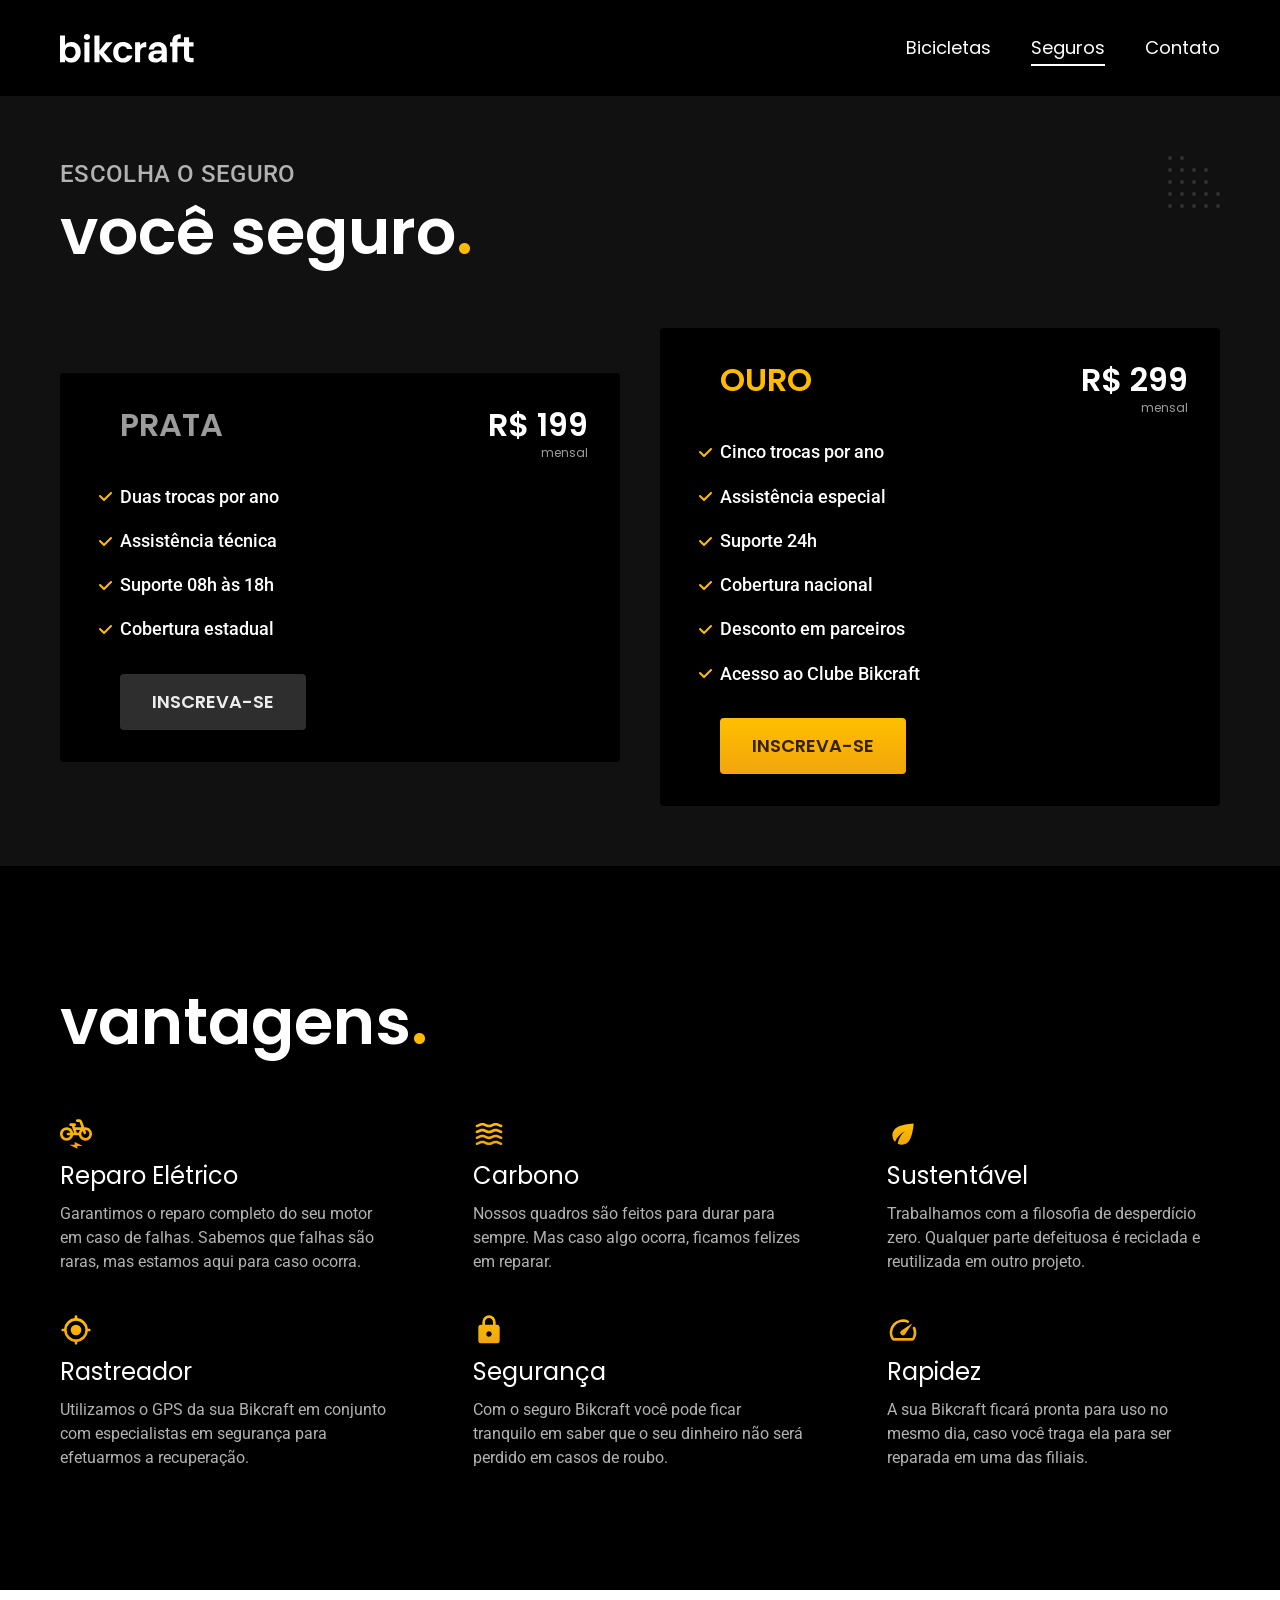
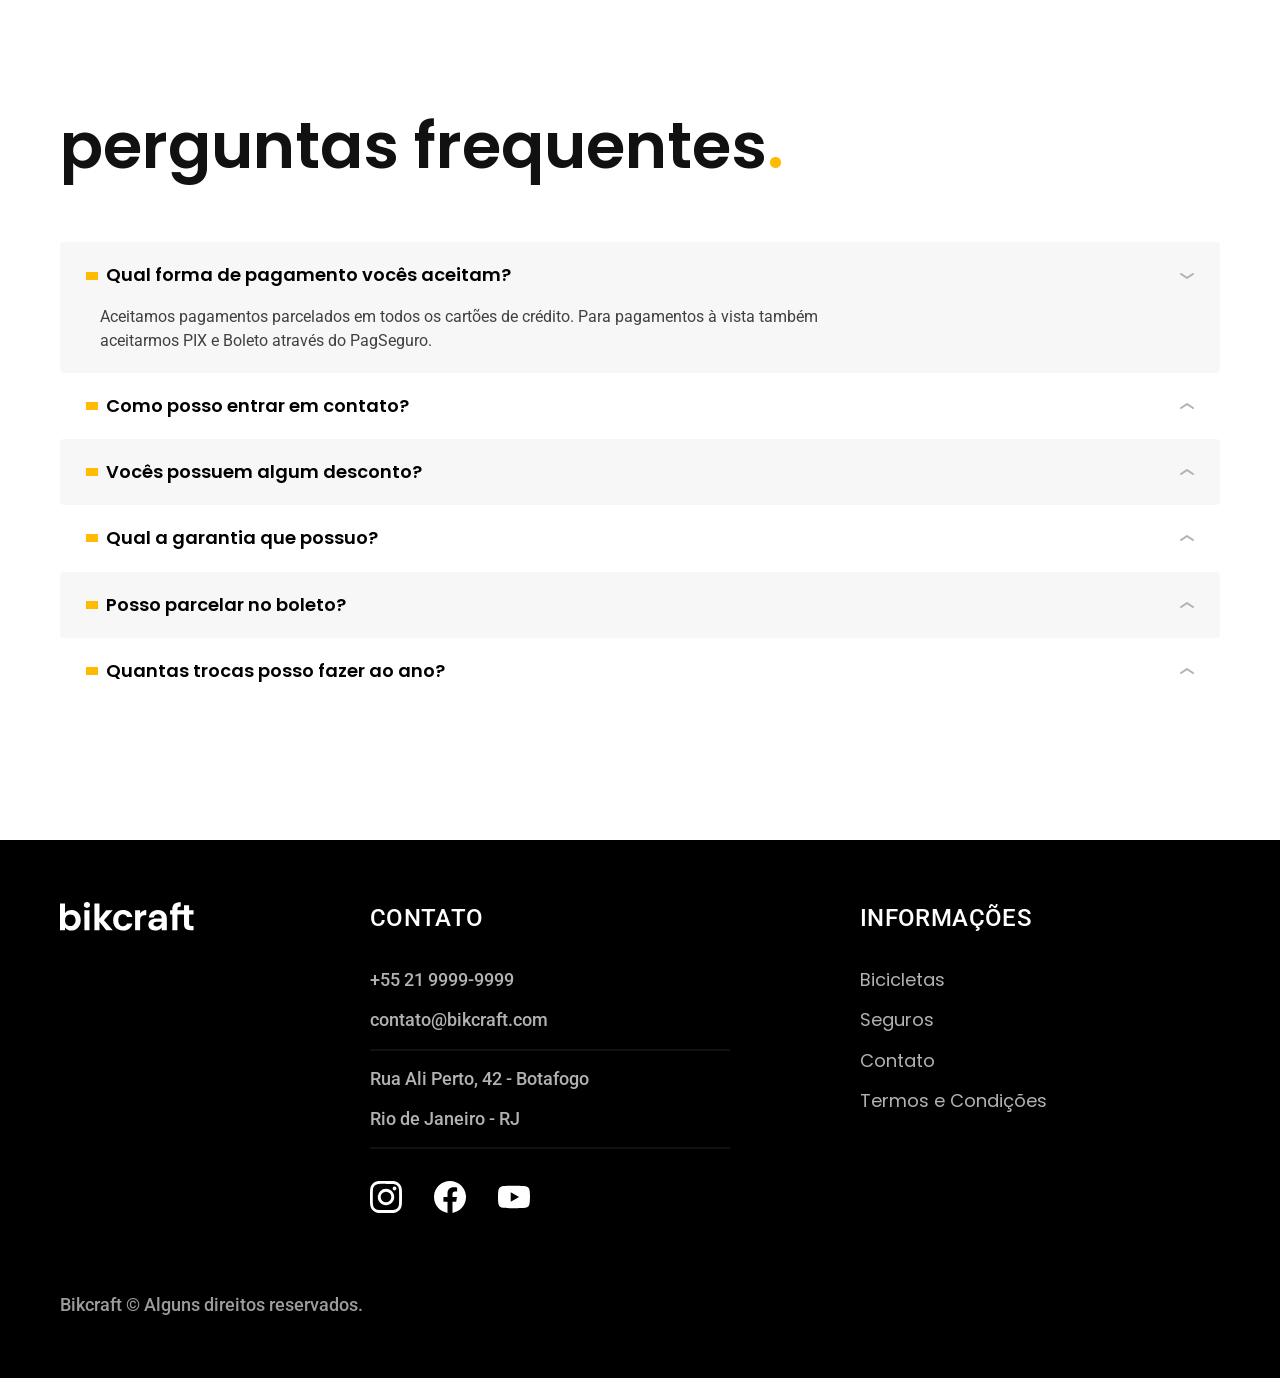
<file: seguros.html>
<!DOCTYPE html>
<html lang="pt-br">

<head>
  <meta charset="UTF-8">
  <meta name="viewport" content="width=device-width, initial-scale=1.0">

  <title>Seguros | Bikcraft</title>
  <meta name="description" content="Seguros.">

  <link rel="icon" href="./favicon.svg" type="image/svg+xml">
  <link rel="preload" href="./css/style.min.css" as="style">
  <link rel="stylesheet" href="./css/style.min.css">
  <script>document.documentElement.classList.add('js');</script>

  <link rel="preconnect" href="https://fonts.googleapis.com">
  <link rel="preconnect" href="https://fonts.gstatic.com" crossorigin>
  <link href="https://fonts.googleapis.com/css2?family=Merriweather:ital,opsz,wght@0,18..144,300..900;1,18..144,300..900&family=Poppins:wght@400;600&family=Roboto:ital,wght@0,100..900;1,100..900&display=swap" rel="stylesheet">
</head>

<body id="seguros">
  <header class="header-bg">
    <div class="header container">
      <a href="./">
        <img src="./img/bikcraft.svg" alt="Bikcraft">
      </a>

      <nav aria-label="primaria">
        <ul class="header-menu font-1-m cor-0">
          <li><a href="./bicicletas.html">Bicicletas</a></li>
          <li><a href="./seguros.html">Seguros</a></li>
          <li><a href="./contato.html">Contato</a></li>
        </ul>
      </nav>
    </div>
  </header>

  <main class="seguros-bg">
    <div class="titulo-bg">
      <div class="titulo container">
        <p class="font-2-l-b cor-5">Escolha o seguro</p>
        <h1 class="font-1-xxl cor-0">você seguro<span class="cor-p1">.</span></h1>
      </div>
    </div>

    <div class="seguros container">

      <div class="seguros-item fadeInLeft" data-anime="200">
        <h3 class="font-1-xl cor-6">PRATA</h3>
        <span class="font-1-xl cor-0">R$ 199 <span class="font-1-xs cor-6">mensal</span></span>
        <ul class="font-2-m cor-0">
          <li>Duas trocas por ano</li>
          <li>Assistência técnica</li>
          <li>Suporte 08h às 18h</li>
          <li>Cobertura estadual</li>
        </ul>
        <a class="botao secundario" href="./orcamento.html?tipo=seguro&produto=prata">Inscreva-se</a>
      </div>

      <div class="seguros-item fadeInRight" data-anime="400">
        <h3 class="font-1-xl cor-p1">OURO</h3>
        <span class="font-1-xl cor-0">R$ 299 <span class="font-1-xs cor-6">mensal</span></span>
        <ul class="font-2-m cor-0">
          <li>Cinco trocas por ano</li>
          <li>Assistência especial</li>
          <li>Suporte 24h</li>
          <li>Cobertura nacional</li>
          <li>Desconto em parceiros</li>
          <li>Acesso ao Clube Bikcraft</li>
        </ul>
        <a class="botao" href="./orcamento.html?tipo=seguro&produto=ouro">Inscreva-se</a>
      </div>
    </div>
  </main>

  <article class="vantagens-bg">
    <div class="vantagens container">
      <h2 class="font-1-xxl cor-0">vantagens<span class="cor-p1">.</span></h2>
      <ul>
        <li>
          <img src="./img/icones/eletrica.svg" alt="">
          <h3 class="font-1-l cor-0">Reparo Elétrico</h3>
          <p class="font-2-s cor-5">Garantimos o reparo completo do seu motor em caso de falhas. Sabemos que falhas são raras, mas estamos aqui para caso ocorra.</p>
        </li>
        <li>
          <img src="./img/icones/carbono.svg" alt="">
          <h3 class="font-1-l cor-0">Carbono</h3>
          <p class="font-2-s cor-5">Nossos quadros são feitos para durar para sempre. Mas caso algo ocorra, ficamos felizes em reparar.</p>
        </li>
        <li>
          <img src="./img/icones/sustentavel.svg" alt="">
          <h3 class="font-1-l cor-0">Sustentável</h3>
          <p class="font-2-s cor-5">Trabalhamos com a filosofia de desperdício zero. Qualquer parte defeituosa é reciclada e reutilizada em outro projeto.</p>
        </li>
        <li>
          <img src="./img/icones/rastreador.svg" alt="">
          <h3 class="font-1-l cor-0">Rastreador</h3>
          <p class="font-2-s cor-5">Utilizamos o GPS da sua Bikcraft em conjunto com especialistas em segurança para efetuarmos a recuperação.</p>
        </li>
        <li>
          <img src="./img/icones/seguro.svg" alt="">
          <h3 class="font-1-l cor-0">Segurança</h3>
          <p class="font-2-s cor-5">Com o seguro Bikcraft você pode ficar tranquilo em saber que o seu dinheiro não será perdido em casos de roubo.</p>
        </li>
        <li>
          <img src="./img/icones/velocidade.svg" alt="">
          <h3 class="font-1-l cor-0">Rapidez</h3>
          <p class="font-2-s cor-5">A sua Bikcraft ficará pronta para uso no mesmo dia, caso você traga ela para ser reparada em uma das filiais.</p>
        </li>
      </ul>
    </div>
  </article>

  <article class="perguntas container">
    <h2 class="font-1-xxl">perguntas frequentes<span class="cor-p1">.</span></h2>

    <dl>
      <div>
        <dt><button class="font-1-m-b" aria-controls="pergunta1" aria-expanded="true">Qual forma de pagamento vocês aceitam?</button></dt>
        <dd id="pergunta1" class="font-2-s cor-9 ativa">Aceitamos pagamentos parcelados em todos os cartões de crédito. Para pagamentos à vista também aceitarmos PIX e Boleto através do PagSeguro.</dd>
      </div>
      <div>
        <dt><button class="font-1-m-b" aria-controls="pergunta2" aria-expanded="false">Como posso entrar em contato?</button></dt>
        <dd id="pergunta2" class="font-2-s cor-9">Aceitamos pagamentos parcelados em todos os cartões de crédito. Para pagamentos à vista também aceitarmos PIX e Boleto através do PagSeguro.</dd>
      </div>
      <div>
        <dt><button class="font-1-m-b" aria-controls="pergunta3" aria-expanded="false">Vocês possuem algum desconto?</button></dt>
        <dd id="pergunta3" class="font-2-s cor-9">Aceitamos pagamentos parcelados em todos os cartões de crédito. Para pagamentos à vista também aceitarmos PIX e Boleto através do PagSeguro.</dd>
      </div>
      <div>
        <dt><button class="font-1-m-b" aria-controls="pergunta4" aria-expanded="false">Qual a garantia que possuo?</button></dt>
        <dd id="pergunta4" class=" font-2-s cor-9">Aceitamos pagamentos parcelados em todos os cartões de crédito. Para pagamentos à vista também aceitarmos PIX e Boleto através do PagSeguro.</dd>
      </div>
      <div>
        <dt><button class="font-1-m-b" aria-controls="pergunta5" aria-expanded="false">Posso parcelar no boleto?</button></dt>
        <dd id="pergunta5" class="font-2-s cor-9">Aceitamos pagamentos parcelados em todos os cartões de crédito. Para pagamentos à vista também aceitarmos PIX e Boleto através do PagSeguro.</dd>
      </div>
      <div>
        <dt><button class="font-1-m-b" aria-controls="pergunta6" aria-expanded="false">Quantas trocas posso fazer ao ano?</button></dt>
        <dd id="pergunta6" class="font-2-s cor-9">Aceitamos pagamentos parcelados em todos os cartões de crédito. Para pagamentos à vista também aceitarmos PIX e Boleto através do PagSeguro.</dd>
      </div>
    </dl>
  </article>

  <footer class="footer-bg">
    <div class="footer container">
      <img src="./img/bikcraft.svg" alt="Bikcraft">
      <div class="footer-contato">
        <h3 class="font-2-l-b cor-0">Contato</h3>
        <ul class="font-2-m cor-5">
          <li><a href="tel:+552199999999">+55 21 9999-9999</a></li>
          <li><a href="mailto:contato@bikcraft.com">contato@bikcraft.com</a></li>
          <li>Rua Ali Perto, 42 - Botafogo</li>
          <li>Rio de Janeiro - RJ</li>
        </ul>
        <div class="footer-redes">
          <a href="./">
            <img src="./img/redes/instagram.svg" alt="Instagram">
          </a>
          <a href="./">
            <img src="./img/redes/facebook.svg" alt="Facebook">
          </a>
          <a href="./">
            <img src="./img/redes/youtube.svg" alt="Youtube">
          </a>
        </div>
      </div>
      <div class="footer-informacoes">
        <h3 class="font-2-l-b cor-0">Informações</h3>
        <nav>
          <ul class="font-1-m cor-5">
            <li><a href="./bicicletas.html">Bicicletas</a></li>
            <li><a href="./seguros.html">Seguros</a></li>
            <li><a href="./contato.html">Contato</a></li>
            <li><a href="./termos.html">Termos e Condições</a></li>
          </ul>
        </nav>
      </div>
      <p class="footer-copy font-2-m cor-6">Bikcraft © Alguns direitos reservados.</p>
    </div>
  </footer>
  <script src="./js/Plugins/simple-anime.js"></script>
  <script src="./js/script.js"></script>
</body>

</html>
</file>
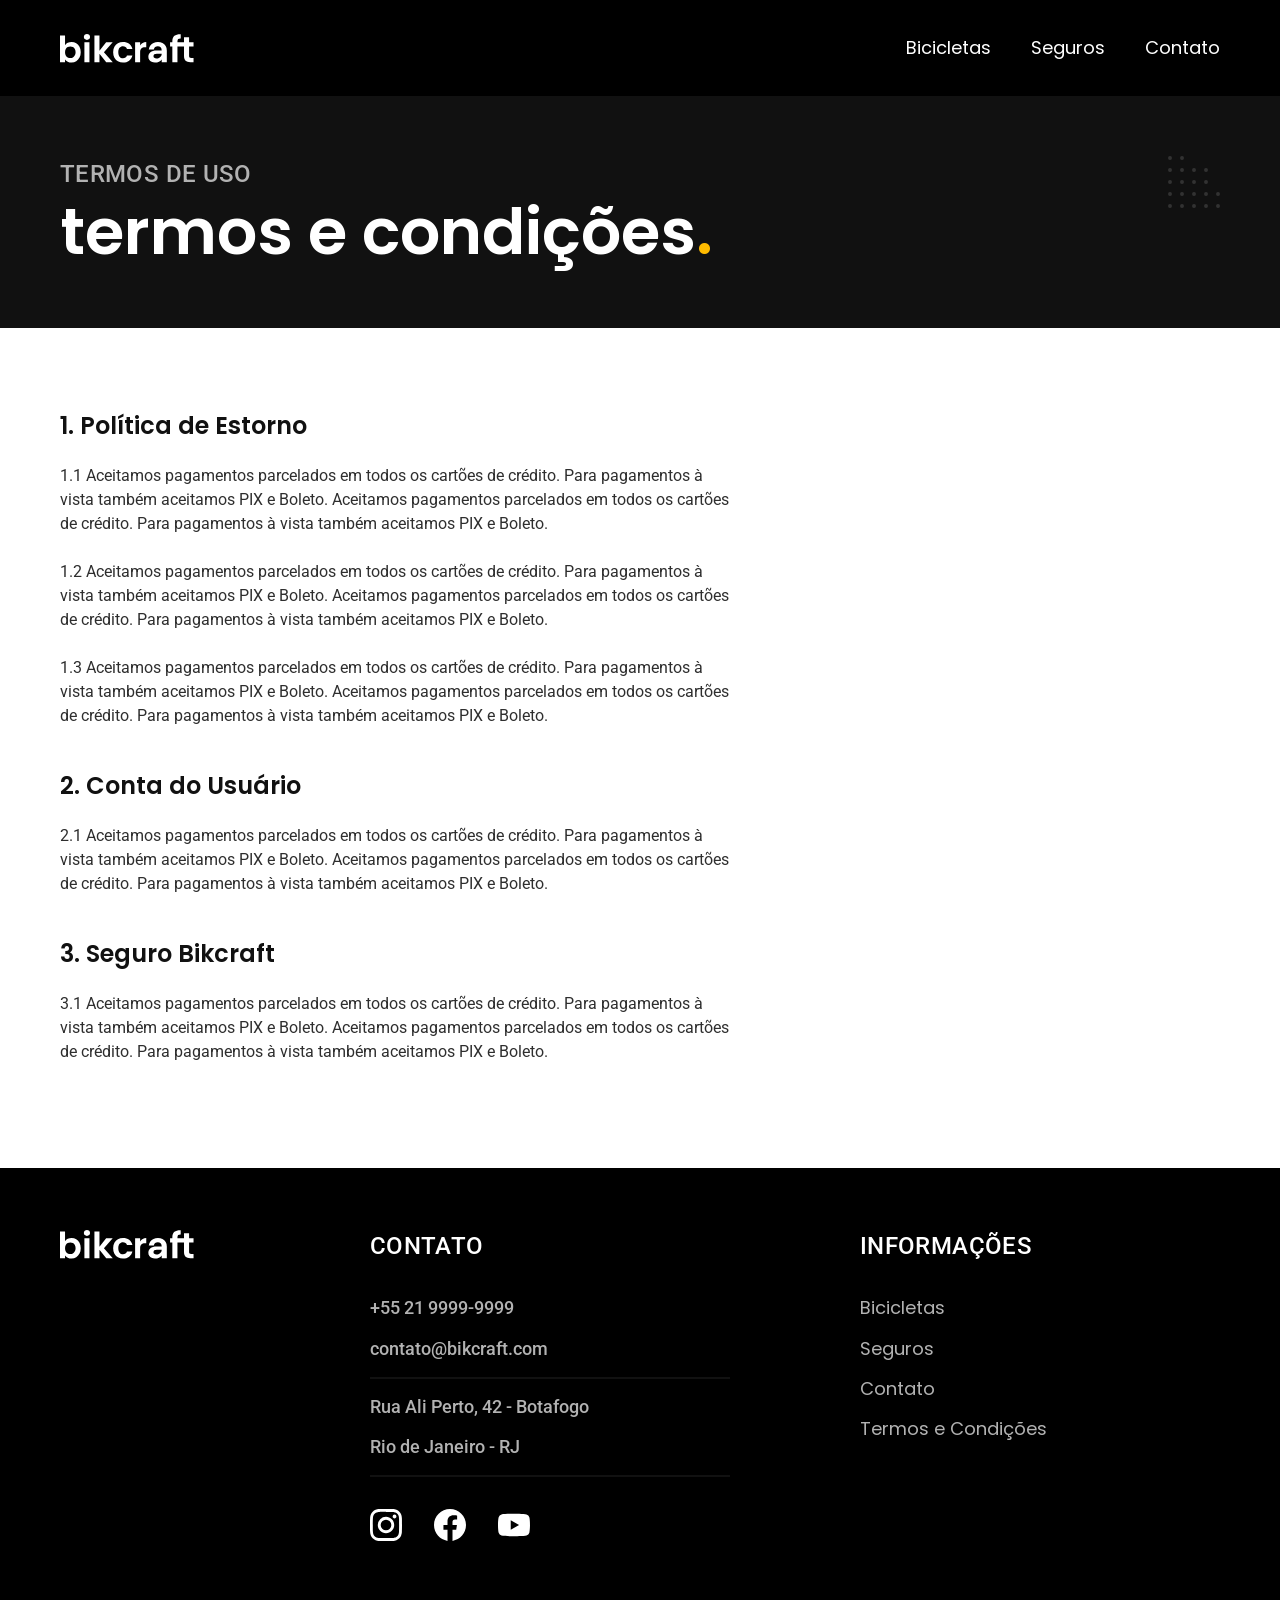
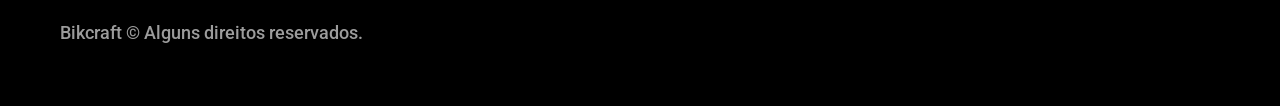
<file: termos.html>
<!DOCTYPE html>
<html lang="pt-br">

<head>
  <meta charset="UTF-8">
  <meta name="viewport" content="width=device-width, initial-scale=1.0">

  <title>Termos e Condições | Bikcraft</title>
  <meta name="description" content="Termos e condições.">

  <link rel="icon" href="./favicon.svg" type="image/svg+xml">
  <link rel="preload" href="./css/style.min.css" as="style">
  <link rel="stylesheet" href="./css/style.min.css">
  <script>document.documentElement.classList.add('js');</script>

  <link rel="preconnect" href="https://fonts.googleapis.com">
  <link rel="preconnect" href="https://fonts.gstatic.com" crossorigin>
  <link href="https://fonts.googleapis.com/css2?family=Merriweather:ital,opsz,wght@0,18..144,300..900;1,18..144,300..900&family=Poppins:wght@400;600&family=Roboto:ital,wght@0,100..900;1,100..900&display=swap" rel="stylesheet">
</head>

<body id="termos">
  <header class="header-bg">
    <div class="header container">
      <a href="./">
        <img src="./img/bikcraft.svg" alt="Bikcraft">
      </a>

      <nav aria-label="primaria">
        <ul class="header-menu font-1-m cor-0">
          <li><a href="./bicicletas.html">Bicicletas</a></li>
          <li><a href="./seguros.html">Seguros</a></li>
          <li><a href="./contato.html">Contato</a></li>
        </ul>
      </nav>
    </div>
  </header>

  <main>
    <div class="titulo-bg">
      <div class="titulo container">
        <p class="font-2-l-b cor-5">Termos de uso</p>
        <h1 class="font-1-xxl cor-0">termos e condições<span class="cor-p1">.</span></h1>
      </div>
    </div>

    <div class="termos font-2-s cor-10 container">
      <h2 class="font-1-l cor-11">1. Política de Estorno</h2>
      <p>1.1 Aceitamos pagamentos parcelados em todos os cartões de crédito. Para pagamentos à vista também aceitamos PIX e Boleto. Aceitamos pagamentos parcelados em todos os cartões de crédito. Para pagamentos à vista também aceitamos PIX e Boleto.</p>
      <p>1.2 Aceitamos pagamentos parcelados em todos os cartões de crédito. Para pagamentos à vista também aceitamos PIX e Boleto. Aceitamos pagamentos parcelados em todos os cartões de crédito. Para pagamentos à vista também aceitamos PIX e Boleto.</p>
      <p>1.3 Aceitamos pagamentos parcelados em todos os cartões de crédito. Para pagamentos à vista também aceitamos PIX e Boleto. Aceitamos pagamentos parcelados em todos os cartões de crédito. Para pagamentos à vista também aceitamos PIX e Boleto.</p>
      <h2 class="font-1-l cor-11">2. Conta do Usuário</h2>
      <p>2.1 Aceitamos pagamentos parcelados em todos os cartões de crédito. Para pagamentos à vista também aceitamos PIX e Boleto. Aceitamos pagamentos parcelados em todos os cartões de crédito. Para pagamentos à vista também aceitamos PIX e Boleto.</p>
      <h2 class="font-1-l cor-11">3. Seguro Bikcraft</h2>
      <p>3.1 Aceitamos pagamentos parcelados em todos os cartões de crédito. Para pagamentos à vista também aceitamos PIX e Boleto. Aceitamos pagamentos parcelados em todos os cartões de crédito. Para pagamentos à vista também aceitamos PIX e Boleto.</p>
    </div>
  </main>

  <footer class="footer-bg">
    <div class="footer container">
      <img src="./img/bikcraft.svg" alt="Bikcraft">
      <div class="footer-contato">
        <h3 class="font-2-l-b cor-0">Contato</h3>
        <ul class="font-2-m cor-5">
          <li><a href="tel:+552199999999">+55 21 9999-9999</a></li>
          <li><a href="mailto:contato@bikcraft.com">contato@bikcraft.com</a></li>
          <li>Rua Ali Perto, 42 - Botafogo</li>
          <li>Rio de Janeiro - RJ</li>
        </ul>
        <div class="footer-redes">
          <a href="./">
            <img src="./img/redes/instagram.svg" alt="Instagram">
          </a>
          <a href="./">
            <img src="./img/redes/facebook.svg" alt="Facebook">
          </a>
          <a href="./">
            <img src="./img/redes/youtube.svg" alt="Youtube">
          </a>
        </div>
      </div>
      <div class="footer-informacoes">
        <h3 class="font-2-l-b cor-0">Informações</h3>
        <nav>
          <ul class="font-1-m cor-5">
            <li><a href="./bicicletas.html">Bicicletas</a></li>
            <li><a href="./seguros.html">Seguros</a></li>
            <li><a href="./contato.html">Contato</a></li>
            <li><a href="./termos.html">Termos e Condições</a></li>
          </ul>
        </nav>
      </div>
      <p class="footer-copy font-2-m cor-6">Bikcraft © Alguns direitos reservados.</p>
    </div>
  </footer>
  <script src="./js/script.js"></script>
</body>

</html>
</file>
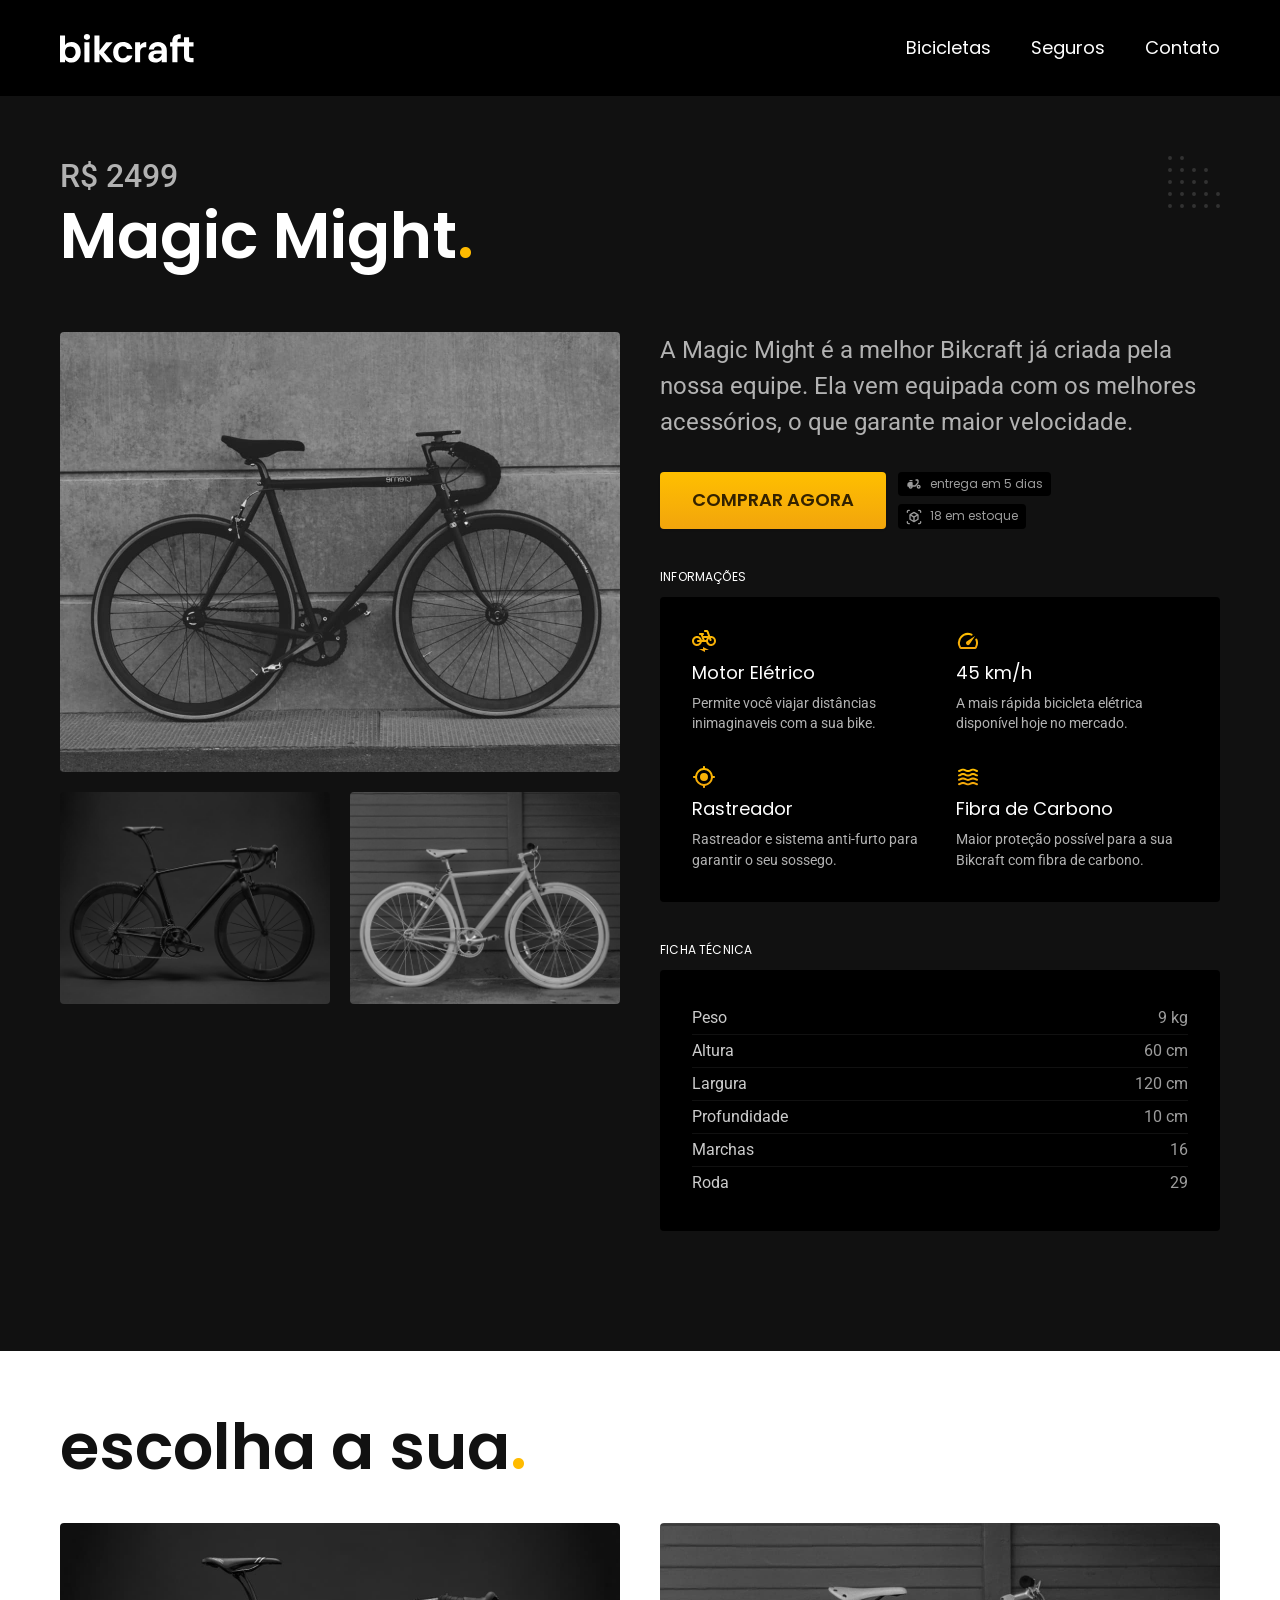
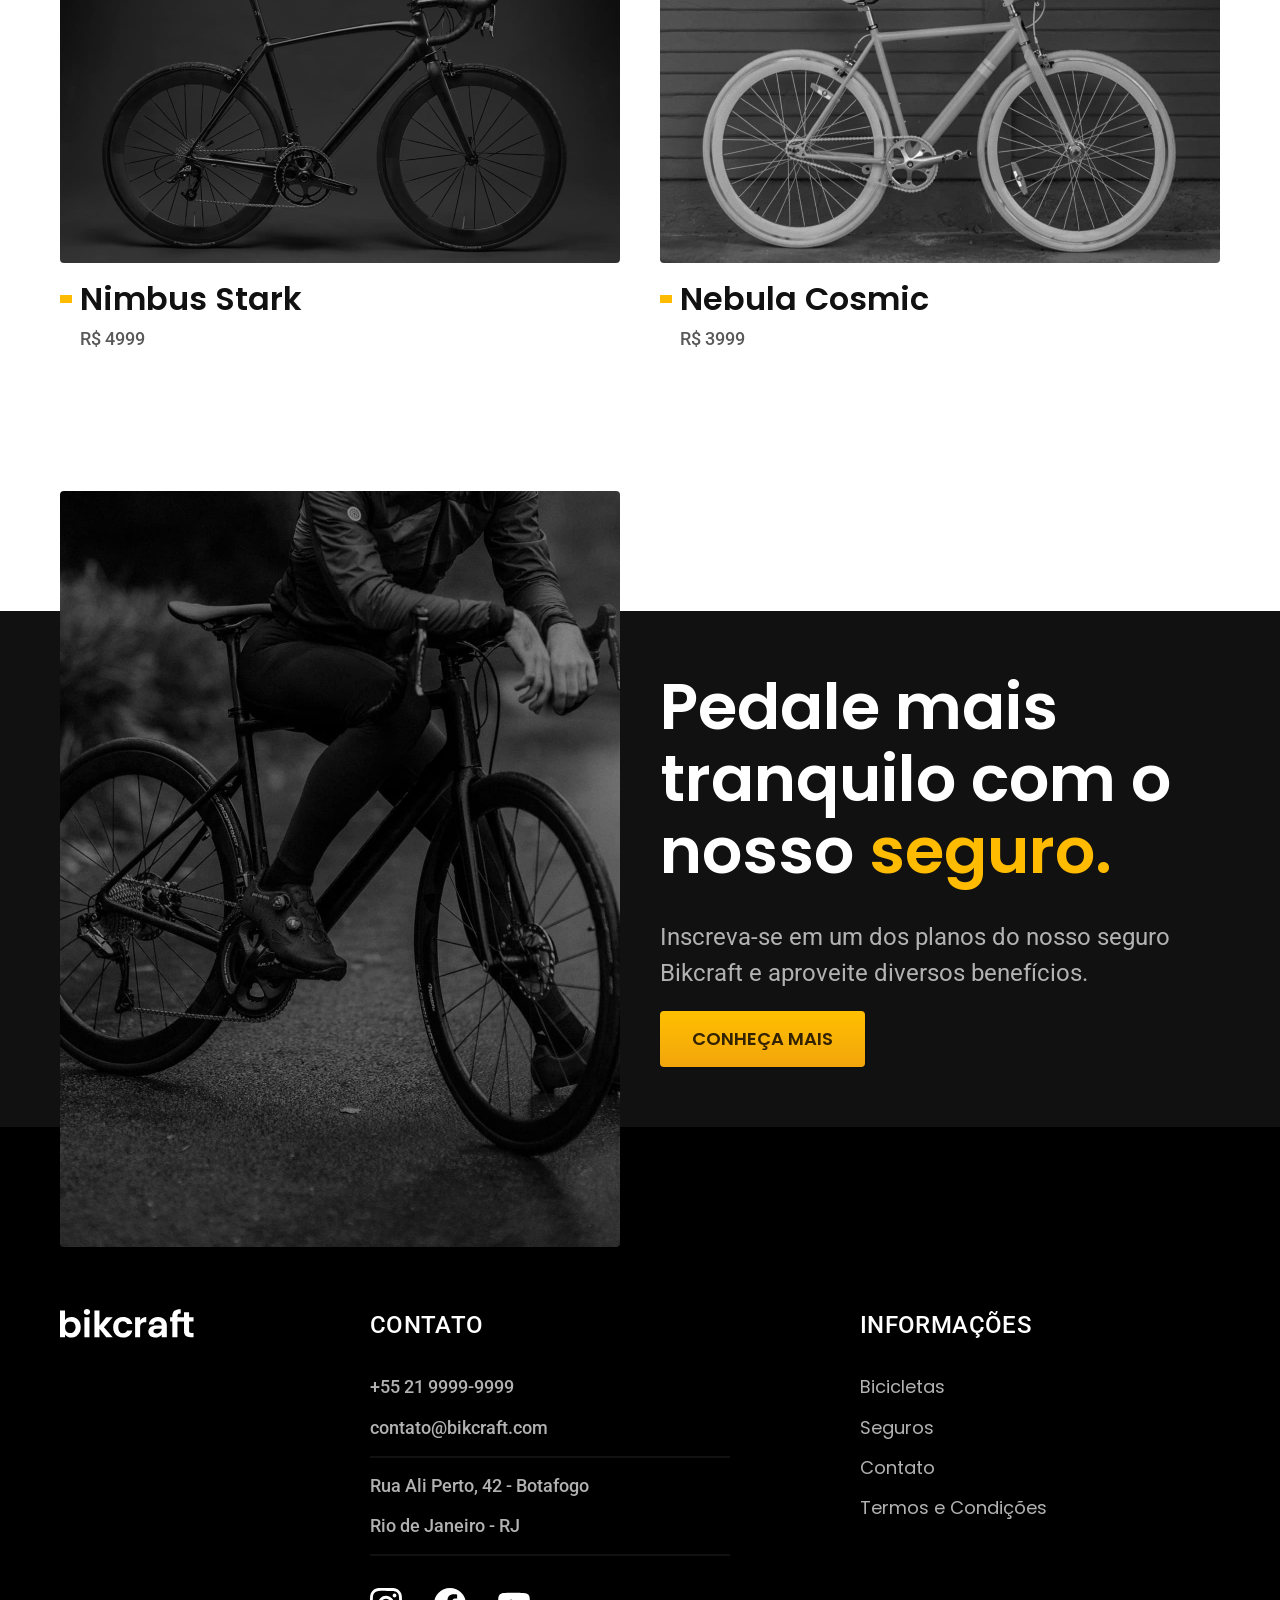
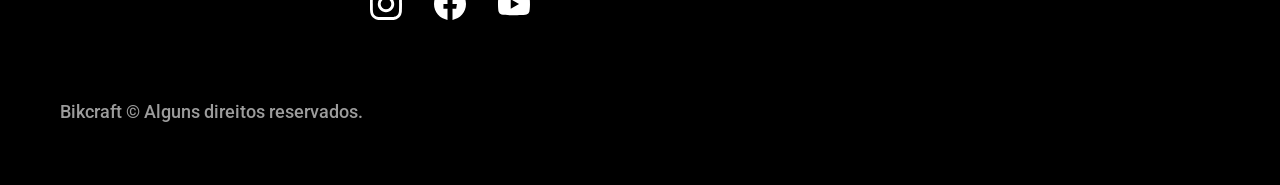
<file: bicicletas/magic.html>
<!DOCTYPE html>
<html lang="pt-br">

<head>
  <meta charset="UTF-8">
  <meta name="viewport" content="width=device-width, initial-scale=1.0">

  <title>Magic | Bikcraft</title>
  <meta name="description" content="Magic.">

  <link rel="icon" href="../favicon.svg" type="image/svg+xml">
  <link rel="preload" href="../css/style.min.css" as="style">
  <link rel="stylesheet" href="../css/style.min.css">
  <script>document.documentElement.classList.add('js');</script>

  <link rel="preconnect" href="https://fonts.googleapis.com">
  <link rel="preconnect" href="https://fonts.gstatic.com" crossorigin>
  <link href="https://fonts.googleapis.com/css2?family=Merriweather:ital,opsz,wght@0,18..144,300..900;1,18..144,300..900&family=Poppins:wght@400;600&family=Roboto:ital,wght@0,100..900;1,100..900&display=swap" rel="stylesheet">
</head>

<body id="bicicleta">
  <header class="header-bg">
    <div class="header container">
      <a href="../">
        <img src="../img/bikcraft.svg" alt="Bikcraft">
      </a>

      <nav aria-label="primaria">
        <ul class="header-menu font-1-m cor-0">
          <li><a href="../bicicletas.html">Bicicletas</a></li>
          <li><a href="../seguros.html">Seguros</a></li>
          <li><a href="../contato.html">Contato</a></li>
        </ul>
      </nav>
    </div>
  </header>

  <main class="titulo-bg">
    <div>
      <div class="titulo container">
        <p class="font-2-xl cor-5">R$ 2499</p>
        <h1 class="font-1-xxl cor-0">Magic Might<span class="cor-p1">.</span></h1>
      </div>
    </div>
    <div class="bicicleta container">
      <div class="bicicleta-imagens">
        <img src="../img/bicicleta/nimbus2.jpg" alt="Bicicleta 1">
        <img src="../img/bicicleta/nimbus1.jpg" alt="Bicicleta 2">
        <img src="../img/bicicleta/nimbus3.jpg" alt="Bicicleta 3">
      </div>
      <div class="bicicleta-conteudo">
        <p class="font-2-l cor-5">A Magic Might é a melhor Bikcraft já criada pela nossa equipe. Ela vem equipada com os melhores acessórios, o que garante maior velocidade.</p>
        <div class="bicicleta-comprar">
          <a class="botao" href="../orcamento.html?tipo=bikcraft&produto=magic">Comprar Agora</a>
          <span class="font-1-xs cor-6"><img src="../img/icones/entrega.svg" alt=""> entrega em 5 dias</span>
          <span class="font-1-xs cor-6"><img src="../img/icones/estoque.svg" alt=""> 18 em estoque</span>
        </div>

        <h2 class="font-1-xs cor-0">Informações</h2>
        <ul class="bicicleta-informacoes">
          <li>
            <img src="../img/icones/eletrica.svg" alt="">
            <h3 class="font-1-m cor-0">Motor Elétrico</h3>
            <p class="font-2-xs cor-5">Permite você viajar distâncias inimaginaveis com a sua bike.</p>
          </li>
          <li>
            <img src="../img/icones/velocidade.svg" alt="">
            <h3 class="font-1-m cor-0">45 km/h</h3>
            <p class="font-2-xs cor-5">A mais rápida bicicleta elétrica disponível hoje no mercado.</p>
          </li>
          <li>
            <img src="../img/icones/rastreador.svg" alt="">
            <h3 class="font-1-m cor-0">Rastreador</h3>
            <p class="font-2-xs cor-5">Rastreador e sistema anti-furto para garantir o seu sossego.</p>
          </li>
          <li>
            <img src="../img/icones/carbono.svg" alt="">
            <h3 class="font-1-m cor-0">Fibra de Carbono</h3>
            <p class="font-2-xs cor-5">Maior proteção possível para a sua Bikcraft com fibra de carbono.</p>
          </li>
        </ul>
        <h2 class="font-1-xs cor-0">Ficha Técnica</h2>
        <ul class="bicicleta-ficha font-2-s cor-4">
          <li>Peso <span>9 kg</span></li>
          <li>Altura <span>60 cm</span></li>
          <li>Largura <span>120 cm</span></li>
          <li>Profundidade <span>10 cm</span></li>
          <li>Marchas <span>16</span></li>
          <li>Roda <span>29</span></li>
        </ul>
      </div>
    </div>
  </main>

  <article class="bicicletas-lista container">
    <h2 class="font-1-xxl">escolha a sua<span class="cor-p1">.</span></h2>

    <ul>
      <li>
        <a href="./nimbus.html">
          <img src="../img/bicicletas/nimbus.jpg" alt="Bicicleta preta">
          <h3 class="font-1-xl">Nimbus Stark</h3>
          <span class="font-2-m cor-8">R$ 4999</span>
        </a>
      </li>
      <li>
        <a href="./nebula.html">
          <img src="../img/bicicletas/nebula.jpg" alt="Bicicleta preta">
          <h3 class="font-1-xl">Nebula Cosmic</h3>
          <span class="font-2-m cor-8">R$ 3999</span>
        </a>
      </li>
    </ul>
  </article>

  <article class="seguro-bg">
    <div class="seguro container">
      <div class="seguro-imagem">
        <img src="../img/fotos/seguros.jpg" alt="Pessoa parada em cima de uma bicicleta.">
      </div>
      <div class="seguro-conteudo">
        <h2 class="font-1-xxl cor-0">Pedale mais tranquilo com o nosso <span class="cor-p1">seguro.</span></h2>
        <p class="font-2-l cor-5">Inscreva-se em um dos planos do nosso seguro Bikcraft e aproveite diversos benefícios.</p>
        <a class="botao" href="../seguros.html">Conheça Mais</a>
      </div>
    </div>
  </article>

  <footer class="footer-bg">
    <div class="footer container">
      <img src="../img/bikcraft.svg" alt="Bikcraft">
      <div class="footer-contato">
        <h3 class="font-2-l-b cor-0">Contato</h3>
        <ul class="font-2-m cor-5">
          <li><a href="tel:+552199999999">+55 21 9999-9999</a></li>
          <li><a href="mailto:contato@bikcraft.com">contato@bikcraft.com</a></li>
          <li>Rua Ali Perto, 42 - Botafogo</li>
          <li>Rio de Janeiro - RJ</li>
        </ul>
        <div class="footer-redes">
          <a href="../">
            <img src="../img/redes/instagram.svg" alt="Instagram">
          </a>
          <a href="../">
            <img src="../img/redes/facebook.svg" alt="Facebook">
          </a>
          <a href="../">
            <img src="../img/redes/youtube.svg" alt="Youtube">
          </a>
        </div>
      </div>
      <div class="footer-informacoes">
        <h3 class="font-2-l-b cor-0">Informações</h3>
        <nav>
          <ul class="font-1-m cor-5">
            <li><a href="../bicicletas.html">Bicicletas</a></li>
            <li><a href="../seguros.html">Seguros</a></li>
            <li><a href="../contato.html">Contato</a></li>
            <li><a href="../termos.html">Termos e Condições</a></li>
          </ul>
        </nav>
      </div>
      <p class="footer-copy font-2-m cor-6">Bikcraft © Alguns direitos reservados.</p>
    </div>
  </footer>
  <script src="../js/script.js"></script>
</body>

</html>
</file>
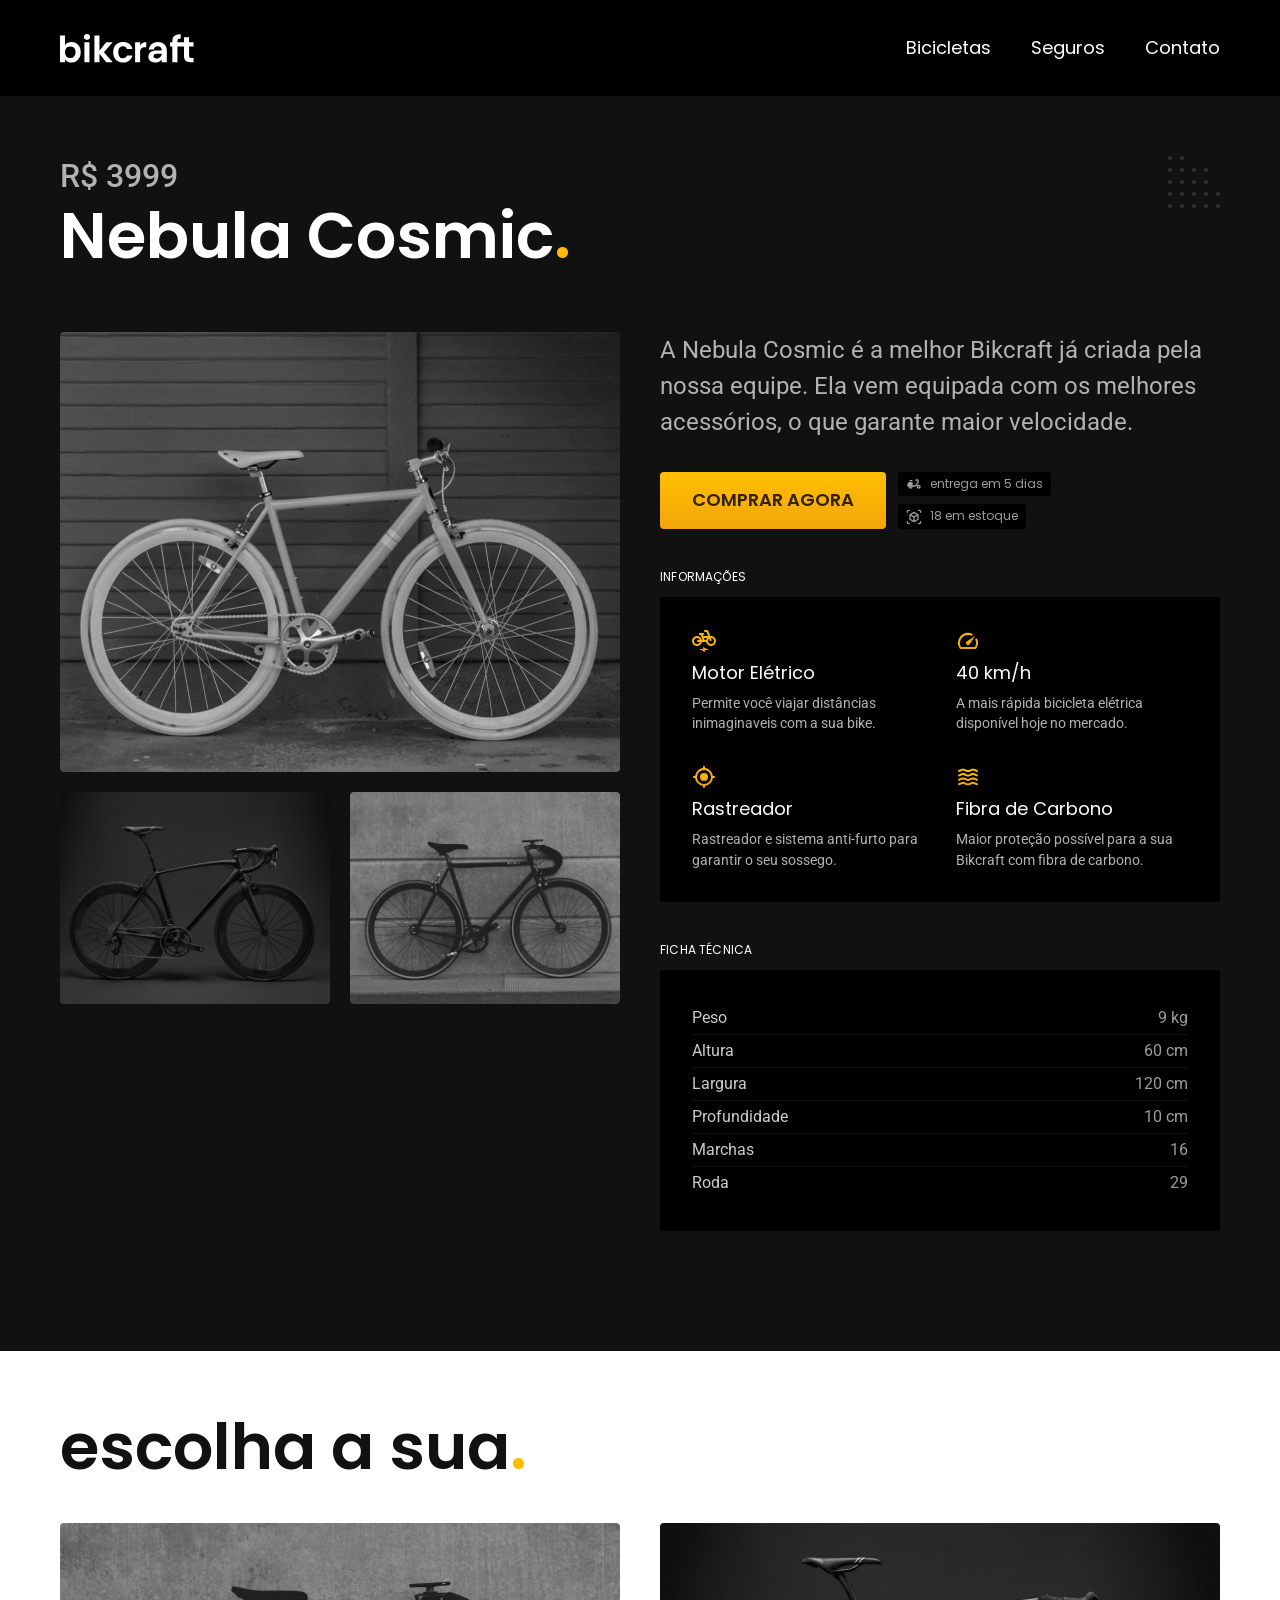
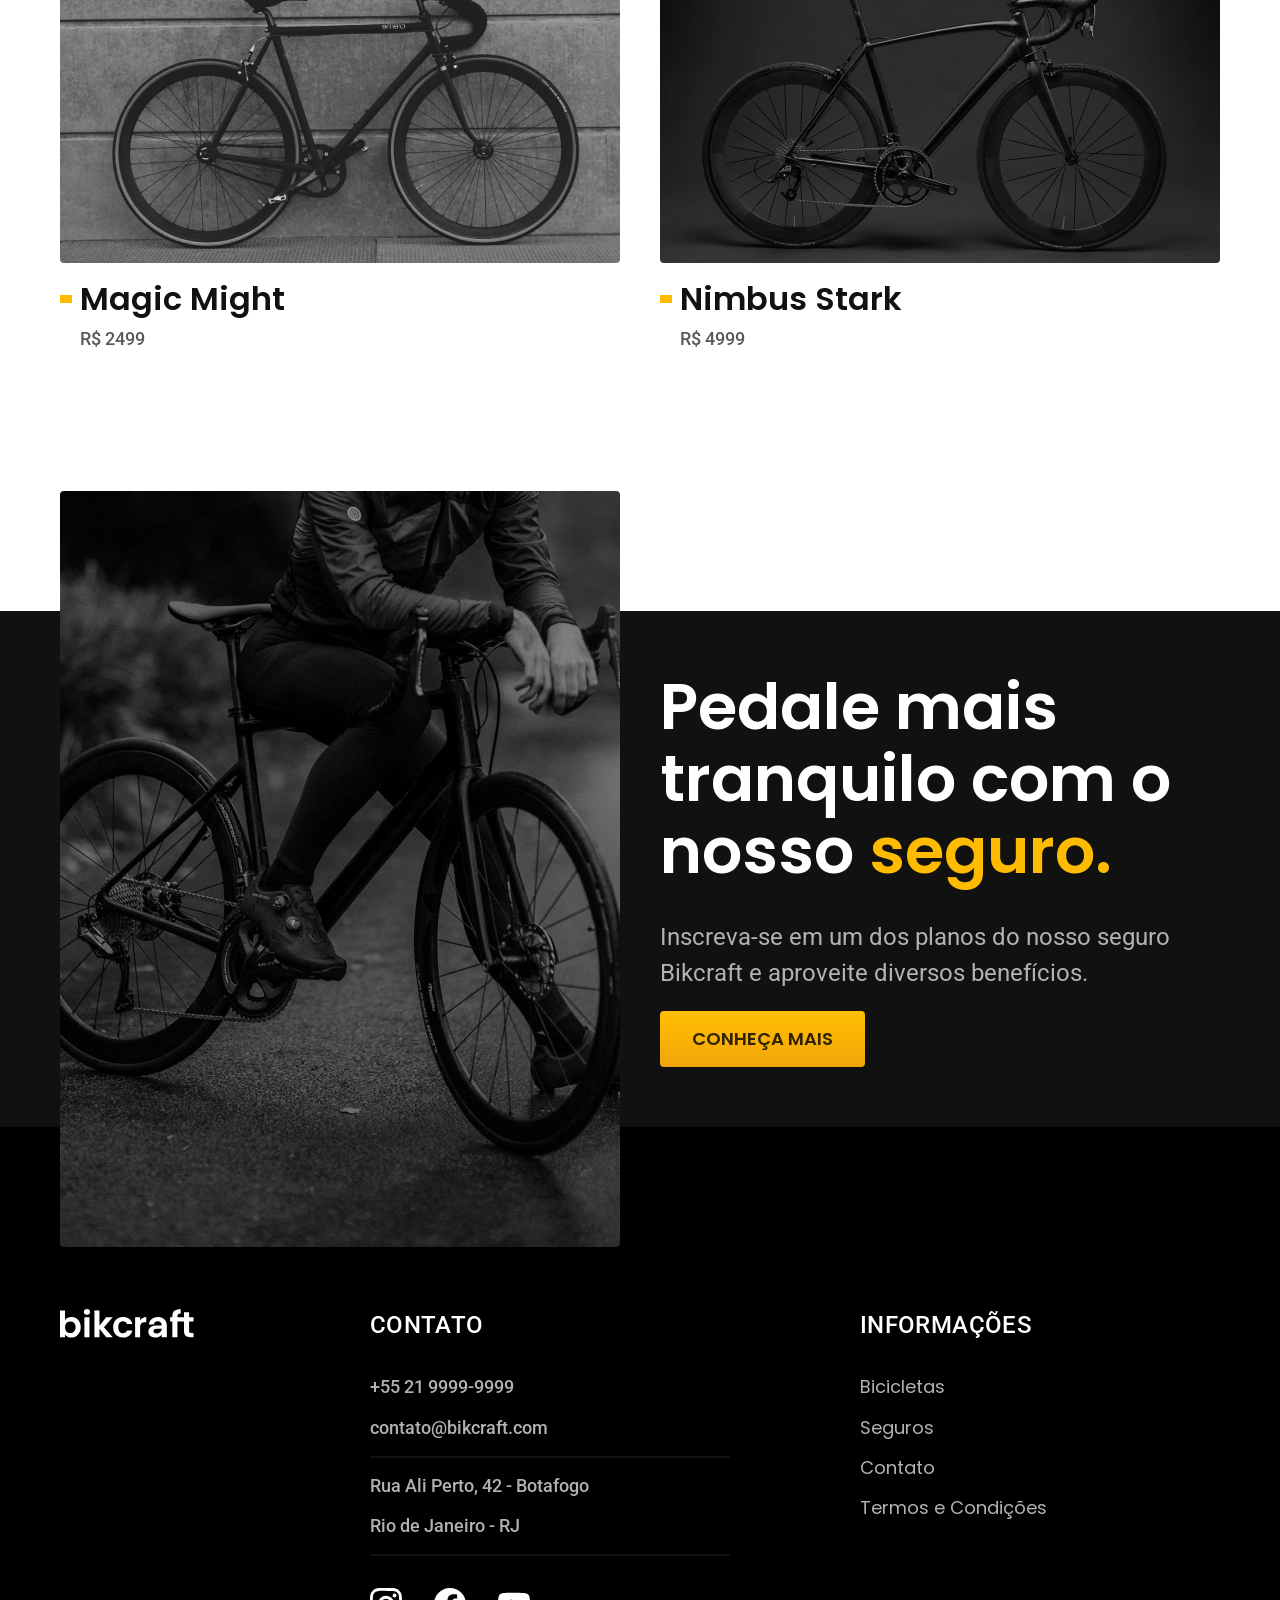
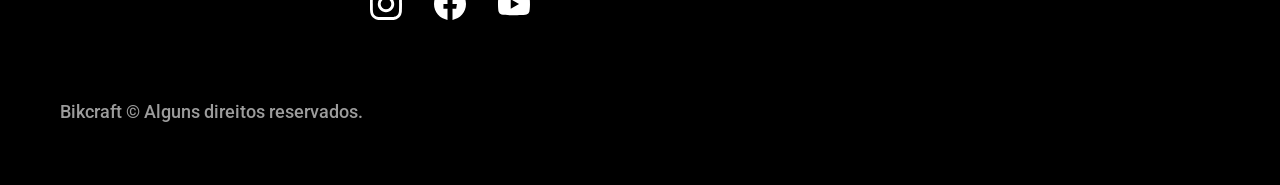
<file: bicicletas/nebula.html>
<!DOCTYPE html>
<html lang="pt-br">

<head>
  <meta charset="UTF-8">
  <meta name="viewport" content="width=device-width, initial-scale=1.0">

  <title>Nebula | Bikcraft</title>
  <meta name="description" content="Nebula.">

  <link rel="icon" href="../favicon.svg" type="image/svg+xml">
  <link rel="preload" href="../css/style.min.css" as="style">
  <link rel="stylesheet" href="../css/style.min.css">
  <script>document.documentElement.classList.add('js');</script>

  <link rel="preconnect" href="https://fonts.googleapis.com">
  <link rel="preconnect" href="https://fonts.gstatic.com" crossorigin>
  <link href="https://fonts.googleapis.com/css2?family=Merriweather:ital,opsz,wght@0,18..144,300..900;1,18..144,300..900&family=Poppins:wght@400;600&family=Roboto:ital,wght@0,100..900;1,100..900&display=swap" rel="stylesheet">
</head>

<body id="bicicleta">
  <header class="header-bg">
    <div class="header container">
      <a href="../">
        <img src="../img/bikcraft.svg" alt="Bikcraft">
      </a>

      <nav aria-label="primaria">
        <ul class="header-menu font-1-m cor-0">
          <li><a href="../bicicletas.html">Bicicletas</a></li>
          <li><a href="../seguros.html">Seguros</a></li>
          <li><a href="../contato.html">Contato</a></li>
        </ul>
      </nav>
    </div>
  </header>

  <main class="titulo-bg">
    <div>
      <div class="titulo container">
        <p class="font-2-xl cor-5">R$ 3999</p>
        <h1 class="font-1-xxl cor-0">Nebula Cosmic<span class="cor-p1">.</span></h1>
      </div>
    </div>
    <div class="bicicleta container">
      <div class="bicicleta-imagens">
        <img src="../img/bicicleta/nimbus3.jpg" alt="Bicicleta 1">
        <img src="../img/bicicleta/nimbus1.jpg" alt="Bicicleta 2">
        <img src="../img/bicicleta/nimbus2.jpg" alt="Bicicleta 3">
      </div>
      <div class="bicicleta-conteudo">
        <p class="font-2-l cor-5">A Nebula Cosmic é a melhor Bikcraft já criada pela nossa equipe. Ela vem equipada com os melhores acessórios, o que garante maior velocidade.</p>
        <div class="bicicleta-comprar">
          <a class="botao" href="../orcamento.html?tipo=bikcraft&produto=nebula">Comprar Agora</a>
          <span class="font-1-xs cor-6"><img src="../img/icones/entrega.svg" alt=""> entrega em 5 dias</span>
          <span class="font-1-xs cor-6"><img src="../img/icones/estoque.svg" alt=""> 18 em estoque</span>
        </div>

        <h2 class="font-1-xs cor-0">Informações</h2>
        <ul class="bicicleta-informacoes">
          <li>
            <img src="../img/icones/eletrica.svg" alt="">
            <h3 class="font-1-m cor-0">Motor Elétrico</h3>
            <p class="font-2-xs cor-5">Permite você viajar distâncias inimaginaveis com a sua bike.</p>
          </li>
          <li>
            <img src="../img/icones/velocidade.svg" alt="">
            <h3 class="font-1-m cor-0">40 km/h</h3>
            <p class="font-2-xs cor-5">A mais rápida bicicleta elétrica disponível hoje no mercado.</p>
          </li>
          <li>
            <img src="../img/icones/rastreador.svg" alt="">
            <h3 class="font-1-m cor-0">Rastreador</h3>
            <p class="font-2-xs cor-5">Rastreador e sistema anti-furto para garantir o seu sossego.</p>
          </li>
          <li>
            <img src="../img/icones/carbono.svg" alt="">
            <h3 class="font-1-m cor-0">Fibra de Carbono</h3>
            <p class="font-2-xs cor-5">Maior proteção possível para a sua Bikcraft com fibra de carbono.</p>
          </li>
        </ul>
        <h2 class="font-1-xs cor-0">Ficha Técnica</h2>
        <ul class="bicicleta-ficha font-2-s cor-4">
          <li>Peso <span>9 kg</span></li>
          <li>Altura <span>60 cm</span></li>
          <li>Largura <span>120 cm</span></li>
          <li>Profundidade <span>10 cm</span></li>
          <li>Marchas <span>16</span></li>
          <li>Roda <span>29</span></li>
        </ul>
      </div>
    </div>
  </main>

  <article class="bicicletas-lista container">
    <h2 class="font-1-xxl">escolha a sua<span class="cor-p1">.</span></h2>

    <ul>
      <li>
        <a href="./magic.html">
          <img src="../img/bicicletas/magic.jpg" alt="Bicicleta preta">
          <h3 class="font-1-xl">Magic Might</h3>
          <span class="font-2-m cor-8">R$ 2499</span>
        </a>
      </li>
      <li>
        <a href="./nimbus.html">
          <img src="../img/bicicletas/nimbus.jpg" alt="Bicicleta preta">
          <h3 class="font-1-xl">Nimbus Stark</h3>
          <span class="font-2-m cor-8">R$ 4999</span>
        </a>
      </li>
    </ul>
  </article>

  <article class="seguro-bg">
    <div class="seguro container">
      <div class="seguro-imagem">
        <img src="../img/fotos/seguros.jpg" alt="Pessoa parada em cima de uma bicicleta.">
      </div>
      <div class="seguro-conteudo">
        <h2 class="font-1-xxl cor-0">Pedale mais tranquilo com o nosso <span class="cor-p1">seguro.</span></h2>
        <p class="font-2-l cor-5">Inscreva-se em um dos planos do nosso seguro Bikcraft e aproveite diversos benefícios.</p>
        <a class="botao" href="../seguros.html">Conheça Mais</a>
      </div>
    </div>
  </article>

  <footer class="footer-bg">
    <div class="footer container">
      <img src="../img/bikcraft.svg" alt="Bikcraft">
      <div class="footer-contato">
        <h3 class="font-2-l-b cor-0">Contato</h3>
        <ul class="font-2-m cor-5">
          <li><a href="tel:+552199999999">+55 21 9999-9999</a></li>
          <li><a href="mailto:contato@bikcraft.com">contato@bikcraft.com</a></li>
          <li>Rua Ali Perto, 42 - Botafogo</li>
          <li>Rio de Janeiro - RJ</li>
        </ul>
        <div class="footer-redes">
          <a href="../">
            <img src="../img/redes/instagram.svg" alt="Instagram">
          </a>
          <a href="../">
            <img src="../img/redes/facebook.svg" alt="Facebook">
          </a>
          <a href="../">
            <img src="../img/redes/youtube.svg" alt="Youtube">
          </a>
        </div>
      </div>
      <div class="footer-informacoes">
        <h3 class="font-2-l-b cor-0">Informações</h3>
        <nav>
          <ul class="font-1-m cor-5">
            <li><a href="../bicicletas.html">Bicicletas</a></li>
            <li><a href="../seguros.html">Seguros</a></li>
            <li><a href="../contato.html">Contato</a></li>
            <li><a href="../termos.html">Termos e Condições</a></li>
          </ul>
        </nav>
      </div>
      <p class="footer-copy font-2-m cor-6">Bikcraft © Alguns direitos reservados.</p>
    </div>
  </footer>
  <script src="../js/script.js"></script>
</body>

</html>
</file>
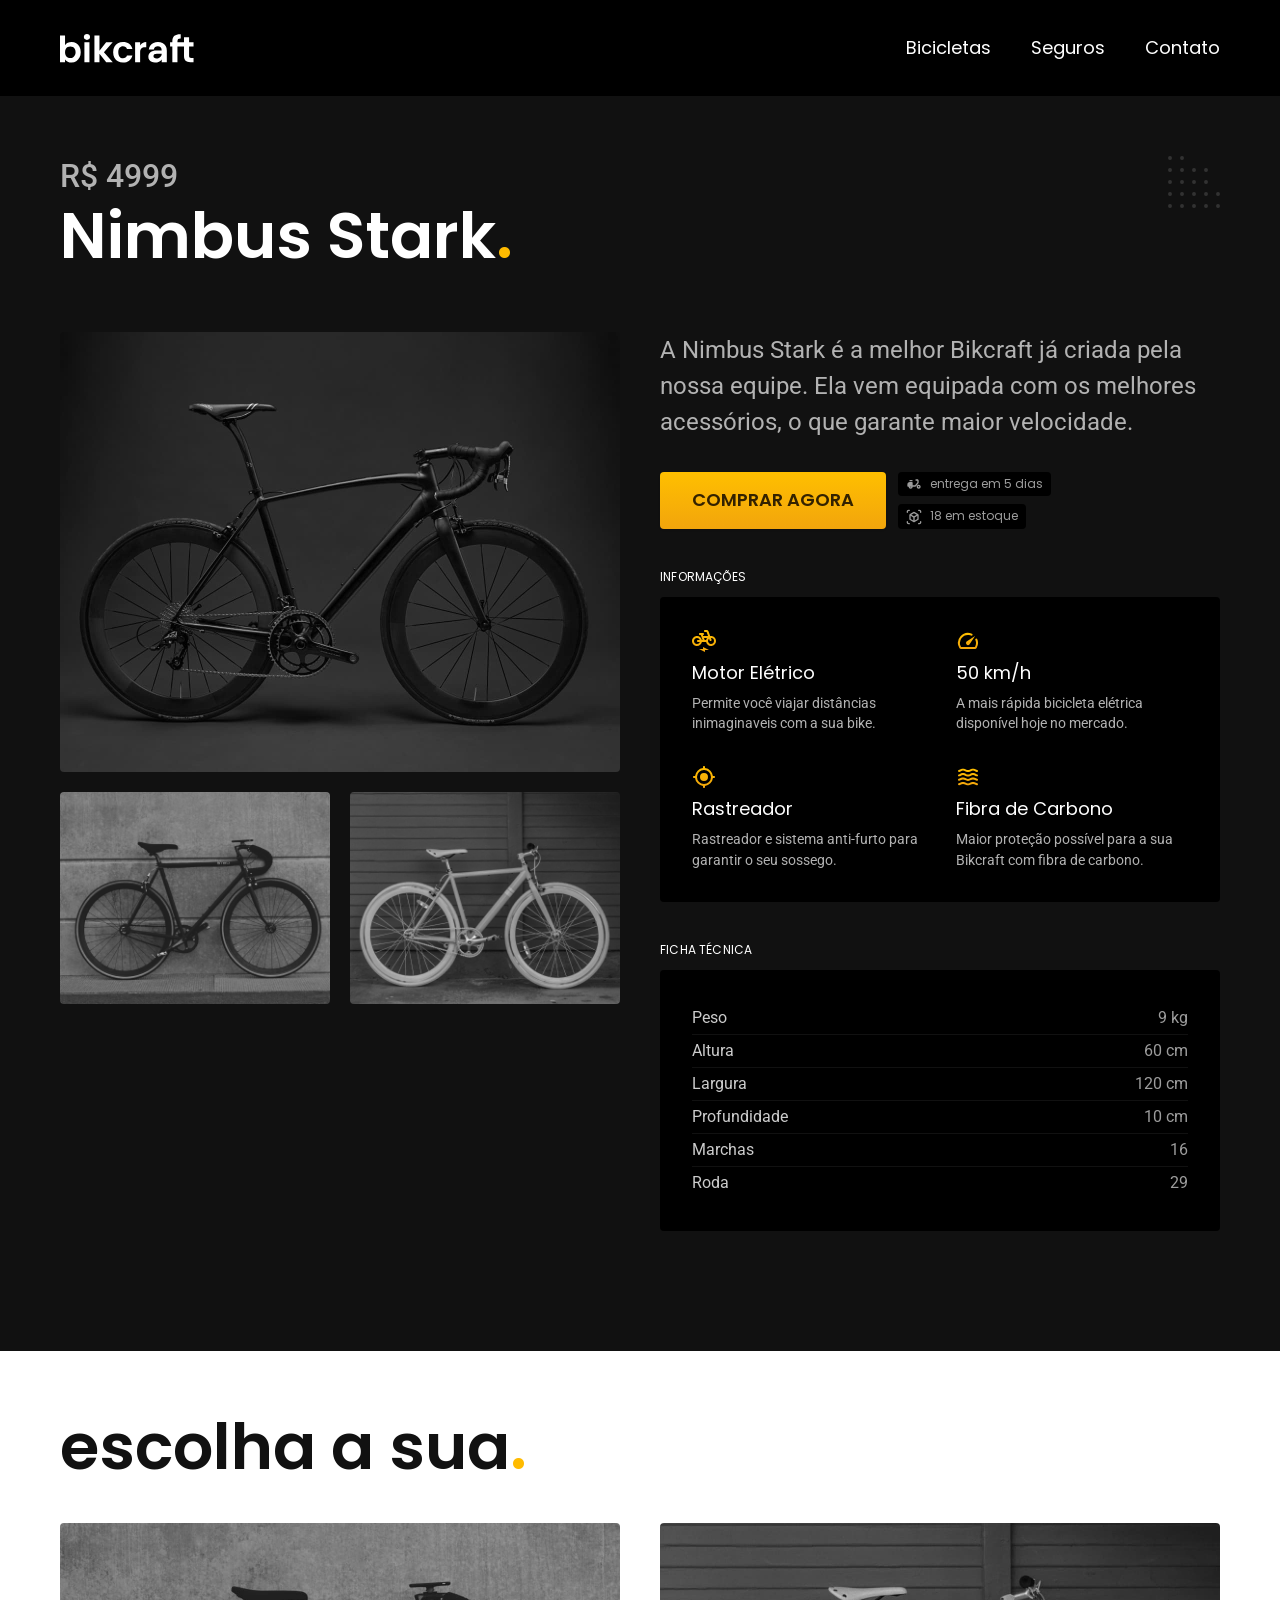
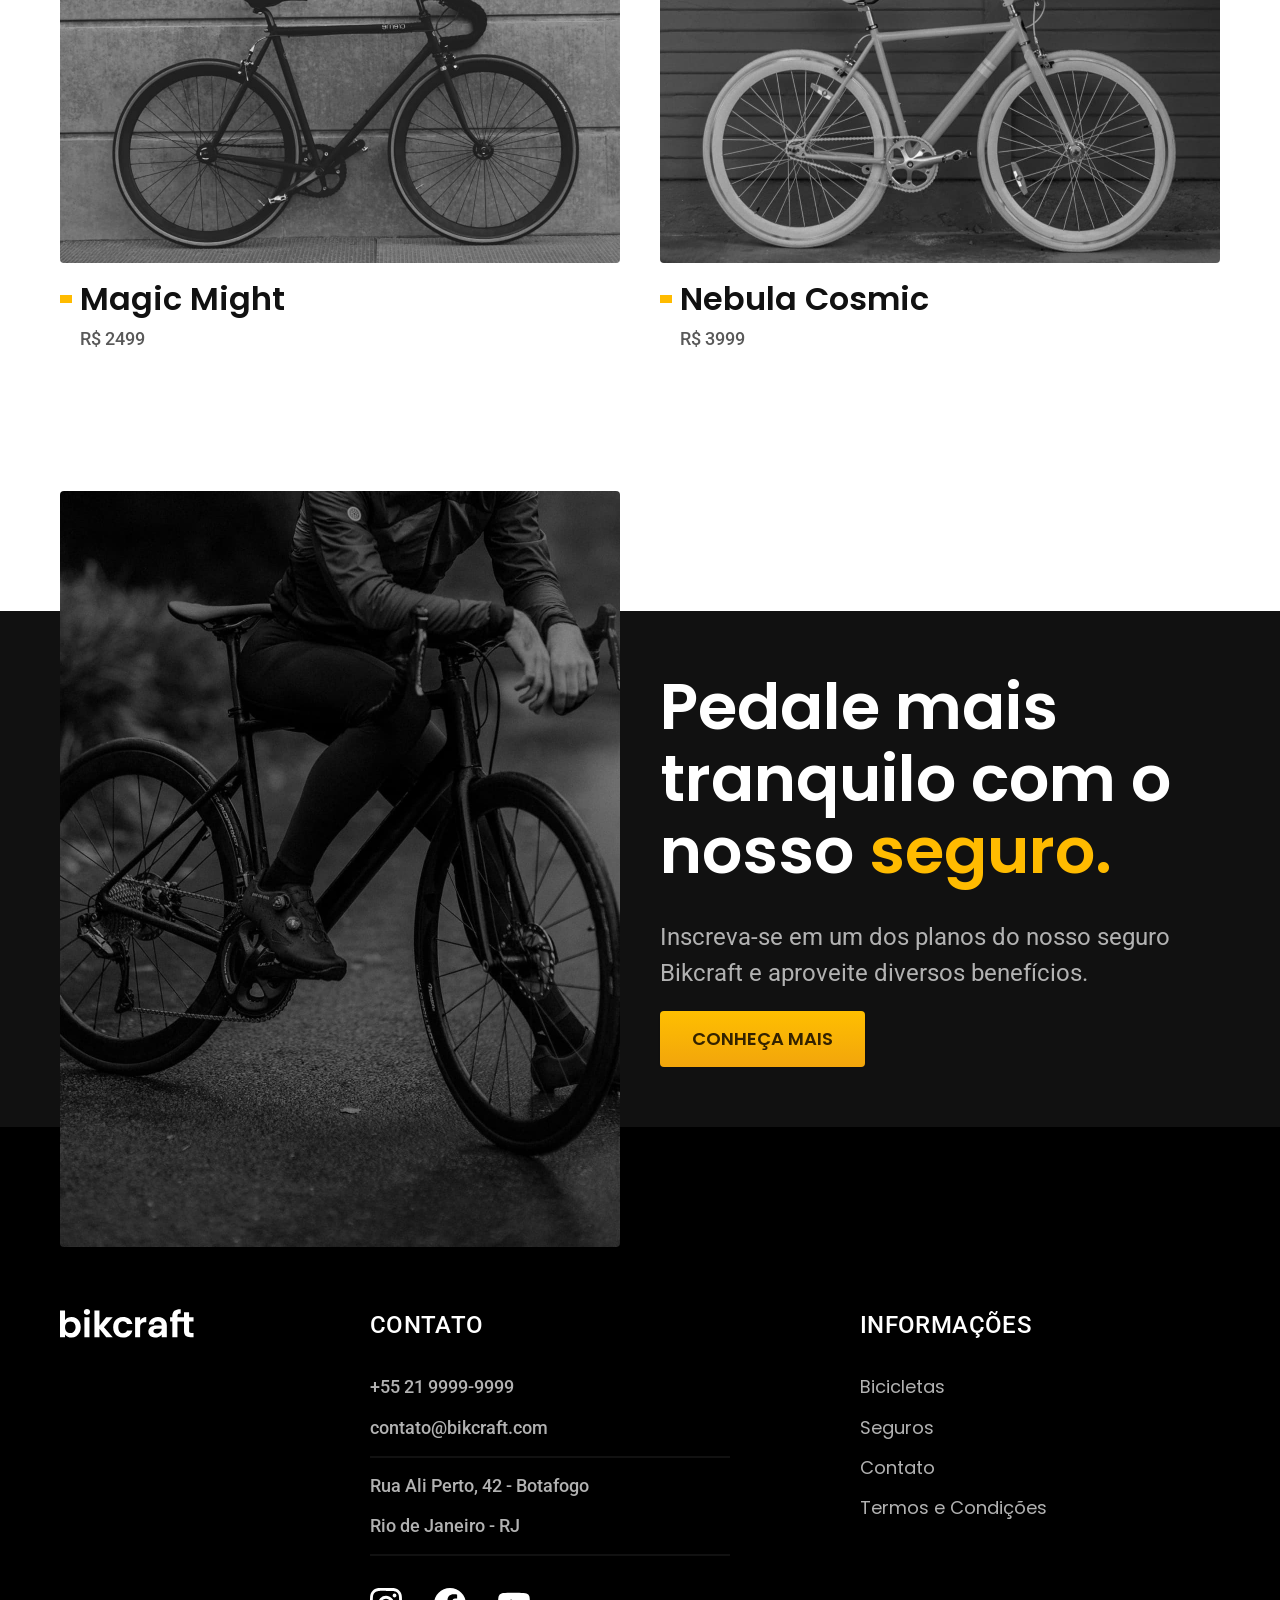
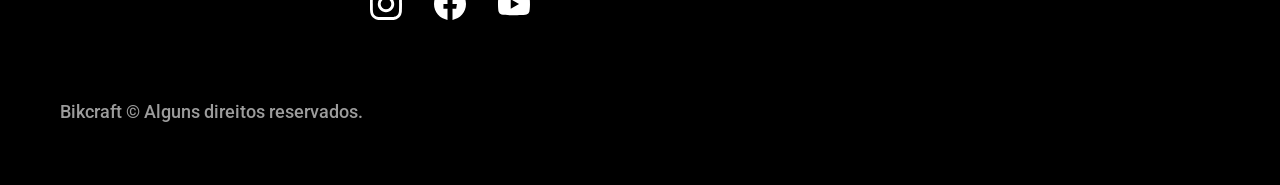
<file: bicicletas/nimbus.html>
<!DOCTYPE html>
<html lang="pt-br">

<head>
  <meta charset="UTF-8">
  <meta name="viewport" content="width=device-width, initial-scale=1.0">

  <title>Nimbus | Bikcraft</title>
  <meta name="description" content="Nimbus.">

  <link rel="icon" href="../favicon.svg" type="image/svg+xml">
  <link rel="preload" href="../css/style.min.css" as="style">
  <link rel="stylesheet" href="../css/style.min.css">
  <script>document.documentElement.classList.add('js');</script>

  <link rel="preconnect" href="https://fonts.googleapis.com">
  <link rel="preconnect" href="https://fonts.gstatic.com" crossorigin>
  <link href="https://fonts.googleapis.com/css2?family=Merriweather:ital,opsz,wght@0,18..144,300..900;1,18..144,300..900&family=Poppins:wght@400;600&family=Roboto:ital,wght@0,100..900;1,100..900&display=swap" rel="stylesheet">

</head>

<body id="bicicleta">
  <header class="header-bg">
    <div class="header container">
      <a href="../">
        <img src="../img/bikcraft.svg" alt="Bikcraft">
      </a>

      <nav aria-label="primaria">
        <ul class="header-menu font-1-m cor-0">
          <li><a href="../bicicletas.html">Bicicletas</a></li>
          <li><a href="../seguros.html">Seguros</a></li>
          <li><a href="../contato.html">Contato</a></li>
        </ul>
      </nav>
    </div>
  </header>

  <main class="titulo-bg">
    <div>
      <div class="titulo container">
        <p class="font-2-xl cor-5">R$ 4999</p>
        <h1 class="font-1-xxl cor-0">Nimbus Stark<span class="cor-p1">.</span></h1>
      </div>
    </div>
    <div class="bicicleta container">
      <div class="bicicleta-imagens">
        <img src="../img/bicicleta/nimbus1.jpg" alt="Bicicleta 1">
        <img src="../img/bicicleta/nimbus2.jpg" alt="Bicicleta 2">
        <img src="../img/bicicleta/nimbus3.jpg" alt="Bicicleta 3">
      </div>
      <div class="bicicleta-conteudo">
        <p class="font-2-l cor-5">A Nimbus Stark é a melhor Bikcraft já criada pela nossa equipe. Ela vem equipada com os melhores acessórios, o que garante maior velocidade.</p>
        <div class="bicicleta-comprar">
          <a class="botao" href="../orcamento.html?tipo=bikcraft&produto=nimbus">Comprar Agora</a>
          <span class="font-1-xs cor-6"><img src="../img/icones/entrega.svg" alt=""> entrega em 5 dias</span>
          <span class="font-1-xs cor-6"><img src="../img/icones/estoque.svg" alt=""> 18 em estoque</span>
        </div>

        <h2 class="font-1-xs cor-0">Informações</h2>
        <ul class="bicicleta-informacoes">
          <li>
            <img src="../img/icones/eletrica.svg" alt="">
            <h3 class="font-1-m cor-0">Motor Elétrico</h3>
            <p class="font-2-xs cor-5">Permite você viajar distâncias inimaginaveis com a sua bike.</p>
          </li>
          <li>
            <img src="../img/icones/velocidade.svg" alt="">
            <h3 class="font-1-m cor-0">50 km/h</h3>
            <p class="font-2-xs cor-5">A mais rápida bicicleta elétrica disponível hoje no mercado.</p>
          </li>
          <li>
            <img src="../img/icones/rastreador.svg" alt="">
            <h3 class="font-1-m cor-0">Rastreador</h3>
            <p class="font-2-xs cor-5">Rastreador e sistema anti-furto para garantir o seu sossego.</p>
          </li>
          <li>
            <img src="../img/icones/carbono.svg" alt="">
            <h3 class="font-1-m cor-0">Fibra de Carbono</h3>
            <p class="font-2-xs cor-5">Maior proteção possível para a sua Bikcraft com fibra de carbono.</p>
          </li>
        </ul>
        <h2 class="font-1-xs cor-0">Ficha Técnica</h2>
        <ul class="bicicleta-ficha font-2-s cor-4">
          <li>Peso <span>9 kg</span></li>
          <li>Altura <span>60 cm</span></li>
          <li>Largura <span>120 cm</span></li>
          <li>Profundidade <span>10 cm</span></li>
          <li>Marchas <span>16</span></li>
          <li>Roda <span>29</span></li>
        </ul>
      </div>
    </div>
  </main>

  <article class="bicicletas-lista container">
    <h2 class="font-1-xxl">escolha a sua<span class="cor-p1">.</span></h2>

    <ul>
      <li>
        <a href="./magic.html">
          <img src="../img/bicicletas/magic.jpg" alt="Bicicleta preta">
          <h3 class="font-1-xl">Magic Might</h3>
          <span class="font-2-m cor-8">R$ 2499</span>
        </a>
      </li>
      <li>
        <a href="./nebula.html">
          <img src="../img/bicicletas/nebula.jpg" alt="Bicicleta preta">
          <h3 class="font-1-xl">Nebula Cosmic</h3>
          <span class="font-2-m cor-8">R$ 3999</span>
        </a>
      </li>
    </ul>
  </article>

  <article class="seguro-bg">
    <div class="seguro container">
      <div class="seguro-imagem">
        <img src="../img/fotos/seguros.jpg" alt="Pessoa parada em cima de uma bicicleta.">
      </div>
      <div class="seguro-conteudo">
        <h2 class="font-1-xxl cor-0">Pedale mais tranquilo com o nosso <span class="cor-p1">seguro.</span></h2>
        <p class="font-2-l cor-5">Inscreva-se em um dos planos do nosso seguro Bikcraft e aproveite diversos benefícios.</p>
        <a class="botao" href="../seguros.html">Conheça Mais</a>
      </div>
    </div>
  </article>

  <footer class="footer-bg">
    <div class="footer container">
      <img src="../img/bikcraft.svg" alt="Bikcraft">
      <div class="footer-contato">
        <h3 class="font-2-l-b cor-0">Contato</h3>
        <ul class="font-2-m cor-5">
          <li><a href="tel:+552199999999">+55 21 9999-9999</a></li>
          <li><a href="mailto:contato@bikcraft.com">contato@bikcraft.com</a></li>
          <li>Rua Ali Perto, 42 - Botafogo</li>
          <li>Rio de Janeiro - RJ</li>
        </ul>
        <div class="footer-redes">
          <a href="../">
            <img src="../img/redes/instagram.svg" alt="Instagram">
          </a>
          <a href="../">
            <img src="../img/redes/facebook.svg" alt="Facebook">
          </a>
          <a href="../">
            <img src="../img/redes/youtube.svg" alt="Youtube">
          </a>
        </div>
      </div>
      <div class="footer-informacoes">
        <h3 class="font-2-l-b cor-0">Informações</h3>
        <nav>
          <ul class="font-1-m cor-5">
            <li><a href="../bicicletas.html">Bicicletas</a></li>
            <li><a href="../seguros.html">Seguros</a></li>
            <li><a href="../contato.html">Contato</a></li>
            <li><a href="../termos.html">Termos e Condições</a></li>
          </ul>
        </nav>
      </div>
      <p class="footer-copy font-2-m cor-6">Bikcraft © Alguns direitos reservados.</p>
    </div>
  </footer>
  <script src="../js/script.js"></script>
</body>

</html>
</file>
<file: css/style.min.css>
body{margin:0;font-family:Arial,Helvetica,sans-serif;color:#111}blockquote,dd,h1,h2,h3,h4,p,ul{margin:0}ul{padding:0;list-style:none}a{text-decoration:none;color:inherit}img{max-width:100%;height:auto;display:block}img[src$=".jpg"]{border-radius:4px}.font-1-xs{font:400 0.75rem/1.35 Poppins,sans-serif}.font-2-xs{font:400 0.875rem/1.43 Roboto,sans-serif}.font-1-s{font:400 1rem/1.5 Poppins,sans-serif}.font-2-s{font:400 1rem/1.5 Roboto,sans-serif}.font-1-m,.font-1-m-b{font:400 1.125rem/1.35 Poppins,sans-serif}.font-1-m-b{font-weight:600}.font-2-m{font:500 1.125rem/1.35 Roboto,sans-serif}.font-1-l{font:400 1.5rem/1.5 Poppins,sans-serif}.font-2-l,.font-2-l-b{font:400 1.5rem/1.5 Roboto,sans-serif}.font-2-l-b{font-weight:500;letter-spacing:.015em;text-transform:uppercase}.font-1-xl{font:600 2rem/1.25 Poppins,sans-serif}.font-2-xl{font:500 2rem/1.25 Roboto,sans-serif}.font-1-xxl{font:600 4rem/1.125 Poppins,sans-serif}@media (max-width:1200px){.font-1-xxl{font-size:3rem}.font-2-l,.font-2-l-b{font-size:1.125rem}}@media (max-width:800px){.font-1-xxl{font-size:2rem}.font-1-xl,.font-2-xl{font-size:1.5rem}}:root{--cor-0:#ffffff;--cor-1:#f7f7f7;--cor-2:#ededed;--cor-3:#dedede;--cor-4:#cccccc;--cor-5:#b2b2b2;--cor-6:#9c9c9c;--cor-7:#717171;--cor-8:#595959;--cor-9:#404040;--cor-10:#2e2e2e;--cor-11:#111111;--cor-12:#000000;--cor-p1:#ffbb00;--cor-p2:#e4a30b;--cor-p3:#a66f00;--cor-p4:#664400;--cor-p5:#332200}.cor-0{color:var(--cor-0)}.cor-1{color:var(--cor-1)}.cor-2{color:var(--cor-2)}.cor-3{color:var(--cor-3)}.cor-4{color:var(--cor-4)}.cor-5{color:var(--cor-5)}.cor-6{color:var(--cor-6)}.cor-7{color:var(--cor-7)}.cor-8{color:var(--cor-8)}.cor-9{color:var(--cor-9)}.cor-10{color:var(--cor-10)}.cor-11{color:var(--cor-11)}.cor-12{color:var(--cor-12)}.cor-p1{color:var(--cor-p1)}.cor-p2{color:var(--cor-p2)}.cor-p3{color:var(--cor-p3)}.cor-p4{color:var(--cor-p4)}.cor-p5{color:var(--cor-p5)}.js .fadeInDown{transform:translate3d(0,-20px,0)}.js .fadeInUp{transform:translate3d(0,20px,0)}.js .fadeInRight{transform:translate3d(20px,0,0)}.js .fadeInLeft{transform:translate3d(-20px,0,0)}.js [data-anime]{opacity:0}.js .anime{opacity:1;transform:none;transition:transform .8s,opacity .8s}.header-bg{background-color:var(--cor-12)}.header{display:flex;flex-wrap:wrap;gap:20px;justify-content:space-between;align-items:center;padding-top:20px;padding-bottom:20px}.header-menu{display:flex;flex-wrap:wrap;gap:40px}.header-menu a{display:inline-block;padding:16px 0;position:relative}.header-menu a:after{content:"";display:block;height:2px;width:0;background:var(--cor-0);margin-top:4px;transition:.3s;position:absolute}.header-menu a.ativo::after,.header-menu a:hover::after{width:100%}@media (max-width:800px){.header-menu{gap:20px}.header-menu a{background:var(--cor-11);padding:12px 16px;border-radius:4px}.header-menu a:hover{background-color:var(--cor-10)}.header a:after{display:none}}@media (max-width:600px){.header-menu{gap:12px}.header-menu a{padding:8px 12px;font-size:14px}}.footer-bg{background-color:var(--cor-12)}.footer{display:grid;grid-template-columns:3fr 5fr 4fr;gap:40px;padding-top:60px;padding-bottom:60px}.footer h3{margin-bottom:32px}.footer-contato ul{margin-bottom:32px}.footer-contato li:nth-child(2n):after{content:"";display:block;max-width:360px;height:2px;background:var(--cor-11);margin-top:16px}.footer li{margin-bottom:16px}.footer-redes{display:flex;gap:32px}.footer a:hover{color:var(--cor-0)}.footer-copy{grid-column:1/-1;margin-top:40px}@media (max-width:800px){.footer>img{display:none}.footer{grid-template-columns:1fr 1fr}}@media (max-width:600px){.footer{grid-template-columns:1fr;gap:60px}.footer-copy{margin-top:0}}.container{box-sizing:border-box;max-width:1200px;padding-left:20px;padding-right:20px;margin-left:auto;margin-right:auto}.botao{display:inline-block;padding:16px 32px;background:linear-gradient(#ffbf00,#f2a50c);border-radius:4px;box-shadow:0 1px 2px rgba(0,0,0,.1);text-transform:uppercase;color:var(--cor-p5);font:600 1.125rem/1.35 Poppins,sans-serif;max-width:max-content;border:none;cursor:pointer}.botao:hover{background:linear-gradient(#ffb60d,#e59317)}.botao.secundario{background:var(--cor-10);color:var(--cor-2)}.botao.secundario:hover{background:var(--cor-9)}.botao.seta{display:flex;align-items:center}.botao.seta::after{content:"";display:inline-block;width:18px;height:10px;margin-left:12px;background:url("../img/icones/seta.svg");transition:transform .2s}.botao.seta:hover::after{transform:translateX(4px)}@media (max-width:600px){.botao{padding:12px 16px;font-size:1rem}}.link{display:inline-block;color:var(--cor-p1);font:500 1.5rem/1.5 Poppins,sans-serif;text-transform:uppercase}.link::after{content:"";display:block;width:100%;height:4px;background-color:currentColor}.link:hover{color:var(--cor-0)}.titulo-bg{padding-top:60px;padding-bottom:60px;background-color:var(--cor-11)}.titulo{background:url("../img/dec/top-right.svg") no-repeat top right 20px}.titulo p{margin-bottom:4px}@media (max-width:800px){.titulo-bg{padding-top:40px;padding-bottom:40px}.titulo p{font-size:1rem;text-transform:lowercase;font-weight:400}}.form{display:grid;grid-template-columns:1fr 1fr;gap:20px}.form label{display:block;font:400 1rem/1.5 Poppins,sans-serif;margin-bottom:4px}.form .col-2{grid-column:span 2}.form input[type=email],.form input[type=text],.form textarea{font:400 1rem/1.5 Roboto,sans-serif;background:var(--cor-1);border:1px solid var(--cor-2);padding:12px;border-radius:4px;width:100%;box-sizing:border-box}.form input[type=email]:focus,.form input[type=text]:focus,.form textarea:focus{outline:0;border-color:var(--cor-p1);background:var(--cor-0);box-shadow:0 0 0 2px #fea}@media (max-width:600px){.form{grid-template-columns:1fr}.form .col-2{grid-column:1}}.introducao-bg{background:var(--cor-12) url("../img/dec/bottom-left.svg") no-repeat bottom 160px left 20px;box-shadow:inset 0 -120px var(--cor-0)}.introducao{display:grid;grid-template-columns:1fr 1fr;gap:0 40px}.introducao-conteudo{align-self:end;padding-bottom:200px}.introducao img{width:100%;height:100%;object-fit:cover;border-radius:4px}.introducao h1{margin-bottom:32px}.introducao p{margin-bottom:20px}@media (max-width:800px){.introducao-bg{background:var(--cor-11);padding-top:40px;box-shadow:inset 0 -60px #fff}.introducao{grid-template-columns:1fr;gap:32px}.introducao-conteudo{padding-bottom:0}.introducao h1{margin-bottom:16px}.introducao img{height:300px;width:100%}}.tecnologia-bg{background-color:var(--cor-11);box-shadow:inset 0 80px var(--cor-0),inset 0 -80px var(--cor-0)}.tecnologia{display:grid;grid-template-columns:1fr 1fr;gap:40px}.tecnologia-imagem img{width:100%;height:100%;object-fit:cover;object-position:left}.tecnologia-conteudo{padding-top:160px;padding-bottom:160px}.tecnologia-conteudo>span{display:block;margin-bottom:20px}.tecnologia-conteudo h2{margin-bottom:32px}.tecnologia-conteudo>p{margin-bottom:20px}.tecnologia a{margin-bottom:80px}.tecnologia-vantagens{display:flex;gap:40px}.tecnologia-vantagens h3{margin-bottom:8px;width:max-content}.tecnologia-vantagens img{width:24px;margin-bottom:8px}@media (max-width:800px){.tecnologia-bg{box-shadow:initial}.tecnologia{grid-template-columns:1fr}.tecnologia-conteudo{padding-top:60px;padding-bottom:60px}.tecnologia-imagem{display:none}.tecnologia a{margin-bottom:60px}}@media (max-width:600px){.tecnologia-vantagens{flex-direction:column}}.parceiros{padding-top:60px;padding-bottom:120px}.parceiros h2{margin-bottom:60px}.parceiros ul{padding:0 20px;max-width:1400px;display:grid;grid-template-columns:repeat(4,1fr);margin:0 auto}.parceiros li{display:flex;padding:32px;border-left:2px solid var(--cor-2)}.parceiros img{margin:auto}.parceiros li:first-child,.parceiros li:nth-child(5){border-left:none}.parceiros li:nth-child(n+5){border-top:2px solid var(--cor-2)}@media (max-width:800px){.parceiros{padding-bottom:60px}.parceiros h2{margin-bottom:20px}.parceiros ul{grid-template-columns:repeat(2,1fr)}.parceiros li:nth-child(n+3){border-top:2px solid var(--cor-2)}.parceiros li:nth-child(odd){border-left:none}}.depoimento{display:grid;grid-template-columns:1fr 1fr;background-color:var(--cor-p1);overflow:hidden}.depoimento img{width:100%;height:100%;object-fit:cover;border-radius:0}.depoimento-conteudo{padding:40px 40px 80px 80px;align-self:end;background:url("../img/dec/bottom-right-p.svg") no-repeat bottom 40px right 40px}.depoimento-conteudo p{max-width:32ch;font-family:Merriweather,serif;font-style:italic;font-weight:900;margin-bottom:32px;position:relative}.depoimento p::after,.depoimento p::before{font-size:5rem;color:var(--cor-p2);position:absolute}.depoimento p::before{content:"“";left:-50px;top:-20px}.depoimento p::after{content:"”"}@media (min-width:1200px){.depoimento img{max-height:520px}}@media (max-width:800px){.depoimento{grid-template-columns:1fr;text-align:center}.depoimento img{max-height:200px}.depoimento-conteudo{padding:40px 20px;margin:auto}}.bicicletas-lista{padding-top:60px;padding-bottom:120px}.bicicletas-lista h2{margin-bottom:40px}.bicicletas-lista ul{display:flex;gap:40px;padding:0 20px 20px 20px;max-width:1400px;margin-left:auto;margin-right:auto;overflow-x:auto}#bicicleta .bicicletas-lista ul{padding:0 0 20px 0}.bicicletas-lista li{flex:1;min-width:280px}.bicicletas-lista a{display:block}.bicicletas-lista img{margin-bottom:16px}.bicicletas-lista h3{margin-bottom:8px;display:flex;align-items:center}.bicicletas-lista h3::before{content:"";display:inline-block;height:8px;width:12px;margin-right:8px;background-color:var(--cor-p1);transition:width .2s}.bicicletas-lista a:hover h3::before{width:24px}.bicicletas-lista li span{padding-left:20px}@media (max-width:800px){.bicicletas-lista{padding-bottom:60px}.bicicletas-lista ul{gap:20px}}.bicicletas-bg{background:linear-gradient(to right,var(--cor-0) 30%,var(--cor-11) 0)}.bicicletas{display:grid;grid-template-columns:1fr 1fr;gap:40px;padding-top:60px;padding-bottom:60px;background:url("../img/dec/top-right.svg") no-repeat top 40px right 20px}.bicicletas-imagem{display:grid}.bicicletas-imagem img{grid-area:1/1}.bicicletas-imagem span{grid-area:1/1;place-self:start end;margin-top:20px;background:var(--cor-12);display:inline-block;padding:8px 16px 8px 8px;border-radius:4px 0 0 4px}.bicicletas-conteudo{display:grid;grid-template-columns:1fr auto;align-content:start}.bicicletas h2,.bicicletas p{grid-column:1/-1}.bicicletas h2{margin-bottom:20px}.bicicletas h2::before{content:"";display:block;width:12px;height:8px;background-color:var(--cor-p1);margin-bottom:8px}.bicicletas p{margin-bottom:32px}.bicicletas a{place-self:end}.bicicletas li{display:flex;align-items:center}.bicicletas ul{display:grid;gap:16px}.bicicletas-conteudo img{width:24px;margin-right:8px}@media (max-width:800px){.bicicletas-bg{background:var(--cor-11)}.bicicletas{grid-template-columns:1fr;gap:20px;padding-top:40px;padding-bottom:40px}}@media (max-width:600px){.bicicletas-conteudo{grid-template-columns:1fr}.bicicletas ul{font-size:1rem;grid-template-columns:1fr 1fr;margin-bottom:32px}.bicicletas a{place-self:start}}.bicicleta{display:grid;grid-template-columns:1fr 1fr;align-items:start;gap:40px;padding-top:60px;padding-bottom:60px}#bicicleta .titulo p{text-transform:uppercase}.bicicleta-imagens{display:flex;flex-wrap:wrap;gap:20px}.bicicleta-imagens img{flex:1;min-width:200px}.bicicleta-imagens img:first-child{min-width:100%}.bicicleta-conteudo>p{margin-bottom:32px}.bicicleta-comprar{display:grid;grid-template-columns:max-content auto;align-items:center;justify-items:start;gap:8px 12px;margin-bottom:40px}.bicicleta-comprar a{grid-row:span 2}.bicicleta-comprar span{display:flex;align-items:center;background-color:var(--cor-12);gap:8px;padding:4px 8px;border-radius:4px}.bicicleta-conteudo h2{text-transform:uppercase;letter-spacing:.015em;margin-bottom:12px}.bicicleta-ficha,.bicicleta-informacoes{padding:32px;background-color:var(--cor-12);border-radius:4px}.bicicleta-informacoes{margin-bottom:40px;display:grid;grid-template-columns:1fr 1fr;gap:32px}.bicicleta-informacoes img{width:24px;margin-bottom:8px}.bicicleta-informacoes h3{margin-bottom:8px}.bicicleta-ficha li{padding:4px 0;display:flex;justify-content:space-between;border-bottom:1px solid var(--cor-11)}.bicicleta-ficha li:last-child{border-bottom:none}.bicicleta-ficha span{color:var(--cor-6)}@media (max-width:800px){.bicicleta{grid-template-columns:1fr;padding-top:40px;padding-bottom:40px}.bicicleta-imagens{grid-row:2}}@media (max-width:400px){.bicicleta-informacoes{grid-template-columns:1fr}.bicicleta-comprar{grid-template-columns:1fr}}.seguro-bg{background-color:var(--cor-11);box-shadow:inset 0 120px var(--cor-0),inset 0 -120px var(--cor-12)}.seguro{display:grid;grid-template-columns:1fr 1fr;gap:40px}.seguro-imagem img{width:100%;height:100%;object-fit:cover}.seguro-conteudo{padding-top:180px;padding-bottom:180px}.seguro h2{margin-bottom:32px}.seguro p{margin-bottom:20px}@media (max-width:800px){.seguro-bg{box-shadow:inset 0 -60px var(--cor-12)}.seguro{grid-template-columns:1fr}.seguro-conteudo{grid-row:1;padding-top:40px;padding-bottom:0}}.seguros-bg{background:var(--cor-11)}.seguros{padding-top:60px;padding-bottom:60px;display:grid;grid-template-columns:1fr 1fr;gap:40px;align-items:center}#seguros .seguros{padding-top:0}.seguros h2{grid-column:1/-1}.seguros-item{background-color:var(--cor-12);padding:32px 32px 32px 60px;display:grid;grid-template-columns:1fr auto;border-radius:4px}.seguros-item h3{margin-bottom:40px}.seguros-item span{grid-column:2;display:block;text-align:right}.seguros-item ul{grid-column:1/-1;margin-bottom:32px}.seguros-item li{display:flex;align-items:center;position:relative}.seguros-item li+li{margin-top:20px}.seguros-item li::before{content:"";display:inline-block;width:13px;height:9px;background-image:url("../img/icones/lista.svg");position:absolute;left:-21px}.seguros-item a{grid-column:1/-1}@media (max-width:800px){.seguros{grid-template-columns:1fr}}.vantagens-bg{background-color:var(--cor-12)}.vantagens{padding-top:120px;padding-bottom:120px}.vantagens h2{margin-bottom:60px}.vantagens ul{display:grid;grid-template-columns:repeat(auto-fit,minmax(280px,max-content));gap:40px 80px}.vantagens h3,.vantagens img{margin-bottom:8px}@media (max-width:800px){.vantagens{padding-top:60px;padding-bottom:60px}.vantagens h2{margin-bottom:40px}.vantagens ul{gap:20px}}.perguntas{padding-top:120px;padding-bottom:120px}.perguntas h2{margin-bottom:60px}.perguntas dl>div{padding:20px;border-radius:4px}.perguntas dl>div:nth-child(odd){background-color:var(--cor-1)}.perguntas button{display:grid;grid-template-columns:auto 1fr auto;align-items:center;gap:8px;cursor:pointer;border:none;background:0 0;width:100%;text-align:left}.perguntas button::before{content:"";display:inline-block;width:12px;height:8px;background-color:var(--cor-p1)}.perguntas button::after{content:"";display:inline-block;width:14px;height:6px;background:url("../img/icones/seta-abrir.svg");transition:.3s}.perguntas button:hover::after,.perguntas button[aria-expanded=true]::after{transform:rotate(180deg)}.js .perguntas dd{display:none}.js .perguntas dd.ativa{display:block}.perguntas dd{padding-left:20px;padding-top:16px;max-width:80ch}@media (max-width:800px){.perguntas{padding-top:60px;padding-bottom:60px}.perguntas h2{margin-bottom:40px}}#contato{background:linear-gradient(var(--cor-11) 600px,var(--cor-1) 0)}.contato{display:grid;grid-template-columns:5fr 7fr}.contato-dados,.contato-formulario{padding:60px;box-shadow:0 1px 2px rgba(0,0,0,.1)}.contato-dados{border-radius:5px 0 0 5px;background:var(--cor-12) url("../img/dec/bottom-left.svg") no-repeat bottom 20px left 20px}.contato-formulario{border-radius:0 5px 5px 0;background:var(--cor-0) url("../img/dec/bottom-right.svg") no-repeat bottom 20px right 20px}.contato-dados h2{margin-bottom:60px}.contato-endereco{margin-bottom:32px;padding-left:28px;background:url("../img/icones/local.svg") no-repeat 0 2px}.contato-endereco p{margin-bottom:8px}.contato-meios a{display:block;max-width:max-content;margin-bottom:8px;padding-left:28px}.contato-meios a:hover{color:var(--cor-0)}.contato-meios a:first-child{background:url("../img/icones/email.svg") no-repeat 0 2px}.contato-meios a:nth-child(2){margin-bottom:32px}.contato-meios a:nth-child(3){background:url("../img/icones/telefone.svg") no-repeat 0 2px;margin-bottom:60px}.contato-redes{display:flex;gap:32px;padding-left:28px}@media (max-width:800px){.contato{grid-template-columns:1fr}.contato-dados,.contato-formulario{padding:20px}.contato-dados{border-radius:5px 5px 0 0;background:var(--cor-12)}.contato-formulario{border-radius:0 0 5px 5px}.contato-dados h2,.contato-meios a:nth-child(3){margin-bottom:32px}.contato-redes{margin-bottom:12px}}.lojas{display:grid;grid-template-columns:1fr 1fr;gap:0 40px;padding-top:120px;padding-bottom:120px}.lojas h2{grid-column:1/-1;margin-bottom:60px}.lojas img{border-radius:4px 4px 0 0}.lojas-item{border-radius:4px;background:var(--cor-0);box-shadow:0 1px 2px rgba(0,0,0,.1)}.lojas-conteudo{display:grid;grid-template-columns:1fr 1fr;gap:32px 16px;padding:32px}.lojas-conteudo h3,.lojas-tempo{grid-column:1/-1}.lojas-dados{display:grid;gap:8px;border-left:2px solid var(--cor-2);padding-left:12px}.lojas-tempo{display:flex;align-items:center;gap:8px}@media (max-width:800px){.lojas{gap:20px;padding-top:60px;padding-bottom:60px}.lojas h2{margin-bottom:32px}.lojas-conteudo{grid-template-columns:1fr}}@media (max-width:600px){.lojas{grid-template-columns:1fr}}#orcamento{background:linear-gradient(var(--cor-11) 600px,var(--cor-1) 0)}.orcamento{display:grid;grid-template-columns:5fr 7fr;padding-bottom:120px}.orcamento h2{text-transform:uppercase;position:relative;display:flex;align-items:center}.orcamento h2::before{content:"";display:inline-block;width:4px;height:8px;background-color:var(--cor-p1);position:absolute;left:-12px}.orcamento-dados,.orcamento-produto{padding:60px;box-shadow:0 1px 2px rgba(0,0,0,.1)}.orcamento-produto{border-radius:5px 0 0 5px;background:var(--cor-12) url("../img/dec/bottom-left.svg") no-repeat bottom 20px left 20px;display:grid;grid-template-columns:1fr 1fr;gap:20px;align-content:start}.orcamento-produto>*{grid-column:1/-1}.orcamento-produto>label{grid-column:initial}.orcamento-produto label{font:400 1rem/1.5 Poppins,sans-serif;color:var(--cor-4);background-color:var(--cor-10);padding:12px 16px;border-radius:4px;cursor:pointer;display:grid;grid-template-columns:auto 1fr auto;align-items:center;border:1px solid var(--cor-10)}.orcamento-produto input:checked+label{background:var(--cor-0);color:var(--cor-11)}.orcamento-produto label::before{content:"";display:inline-block;box-sizing:border-box;width:12px;height:12px;border:1px solid var(--cor-6);border-radius:50%;margin-right:8px}.orcamento-produto input:checked+label::before{border-color:var(--cor-7);box-shadow:inset 0 0 0 3px var(--cor-0),inset 0 0 0 6px var(--cor-7)}.orcamento-produto label:hover{background-color:var(--cor-9);border-color:var(--cor-9)}.orcamento-produto input:focus+label{box-shadow:0 0 0 2px var(--cor-p1);border-color:var(--cor-12)}.orcamento-produto label span{display:none}.orcamento-produto input:checked+label span{display:inline-block}.orcamento-produto input{opacity:0;position:absolute;pointer-events:none}.orcamento-dados{border-radius:0 5px 5px 0;background:var(--cor-0) url("../img/dec/bottom-right.svg") no-repeat bottom 20px right 20px}.orcamento-conteudo{display:none}.orcamento-conteudo h2,.orcamento-dados h2:nth-of-type(n+2){margin-top:20px}#bikcraft:checked~#orcamento-bikcraft,#seguro:checked~#orcamento-seguro{display:grid;gap:20px}.orcamento-detalhes{display:none;background:var(--cor-0);padding:20px;grid-template-columns:1fr 1fr;border-radius:4px;align-items:center}.orcamento-detalhes li{display:flex;align-items:center;margin-bottom:8px}.orcamento-detalhes li img{width:16px;margin-right:8px}.orcamento-produto input:checked+label+.orcamento-detalhes{display:grid}@media (max-width:1200px){.orcamento-dados,.orcamento-produto{padding:32px}}@media (max-width:800px){.orcamento{grid-template-columns:1fr}.orcamento-produto{border-radius:5px 5px 0 0;background:var(--cor-12)}.orcamento-dados{border-radius:0 0 5px 5px}}@media (max-width:400px){.orcamento-produto{grid-template-columns:1fr}}.termos{padding-top:80px;padding-bottom:80px}.termos h2{font-weight:600;margin-bottom:20px}.termos p+h2{margin-top:40px}.termos p{max-width:75ch;margin-bottom:24px}
</file>
